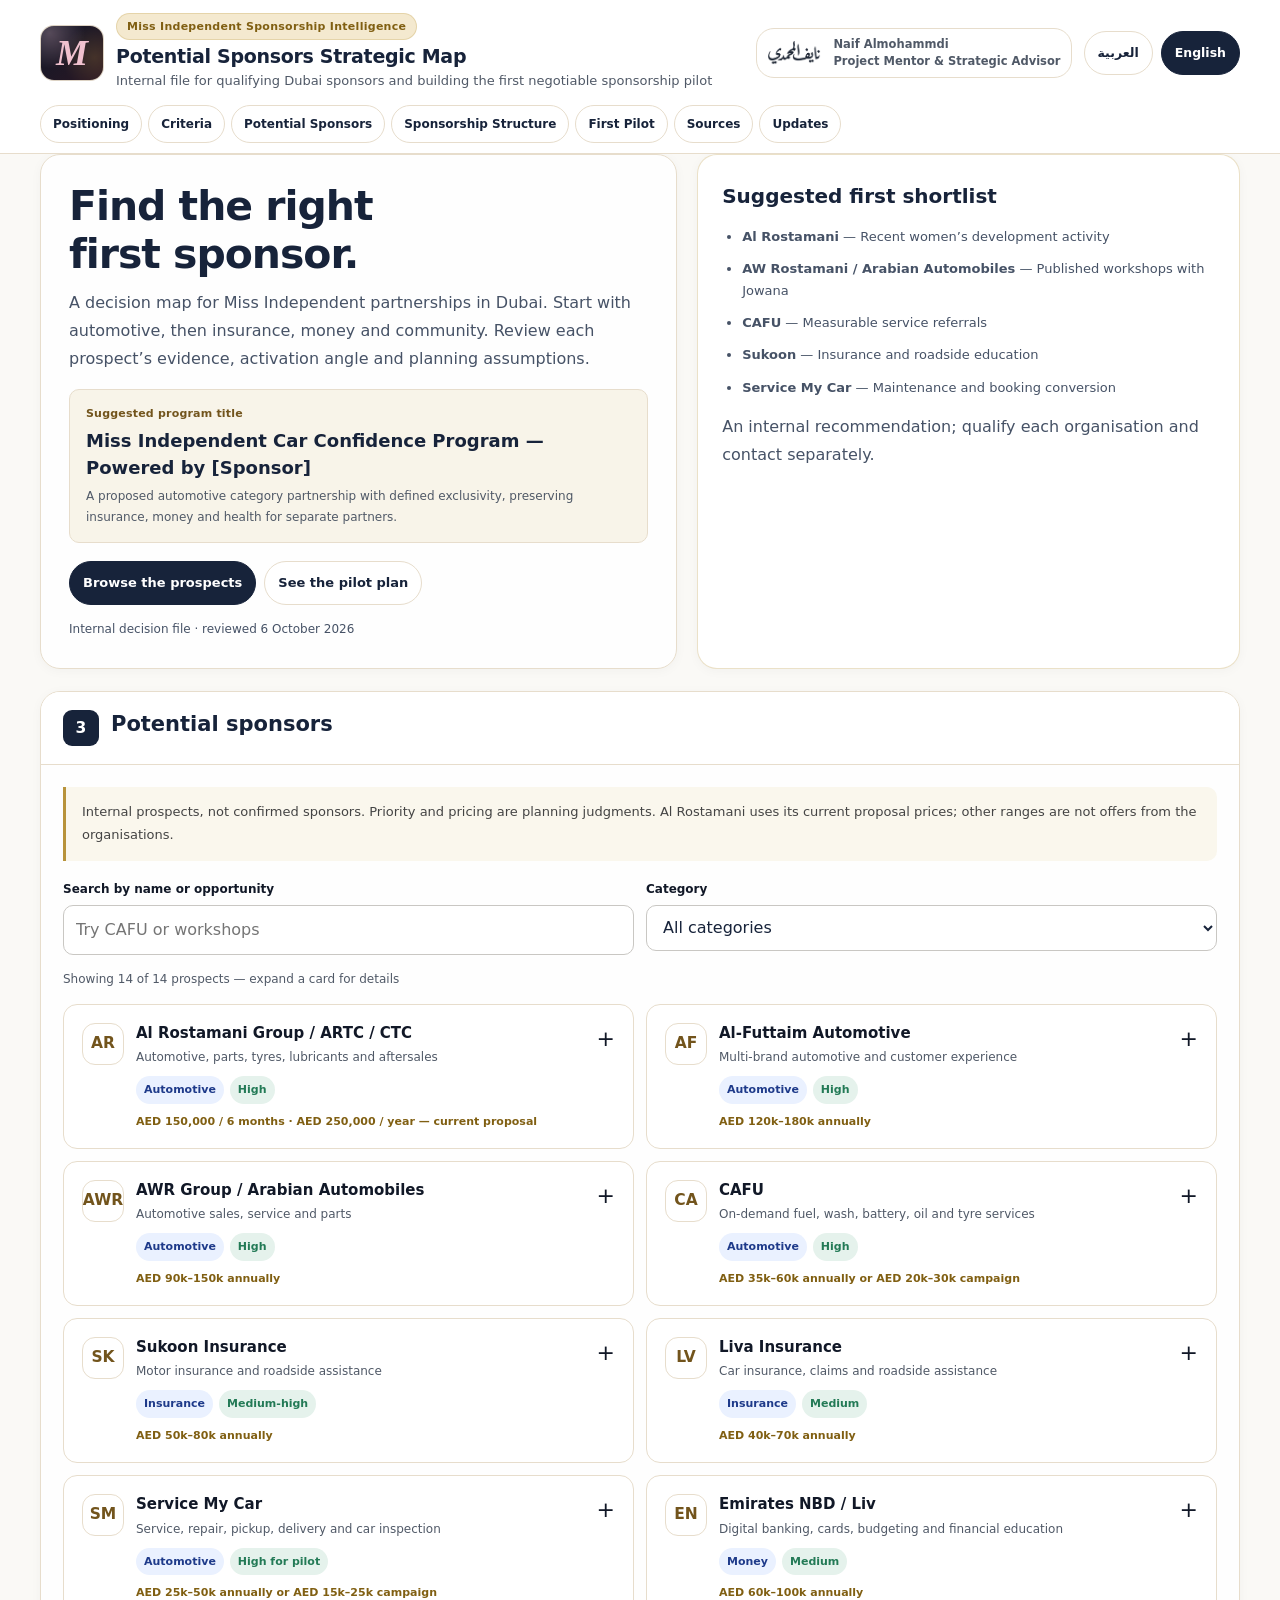
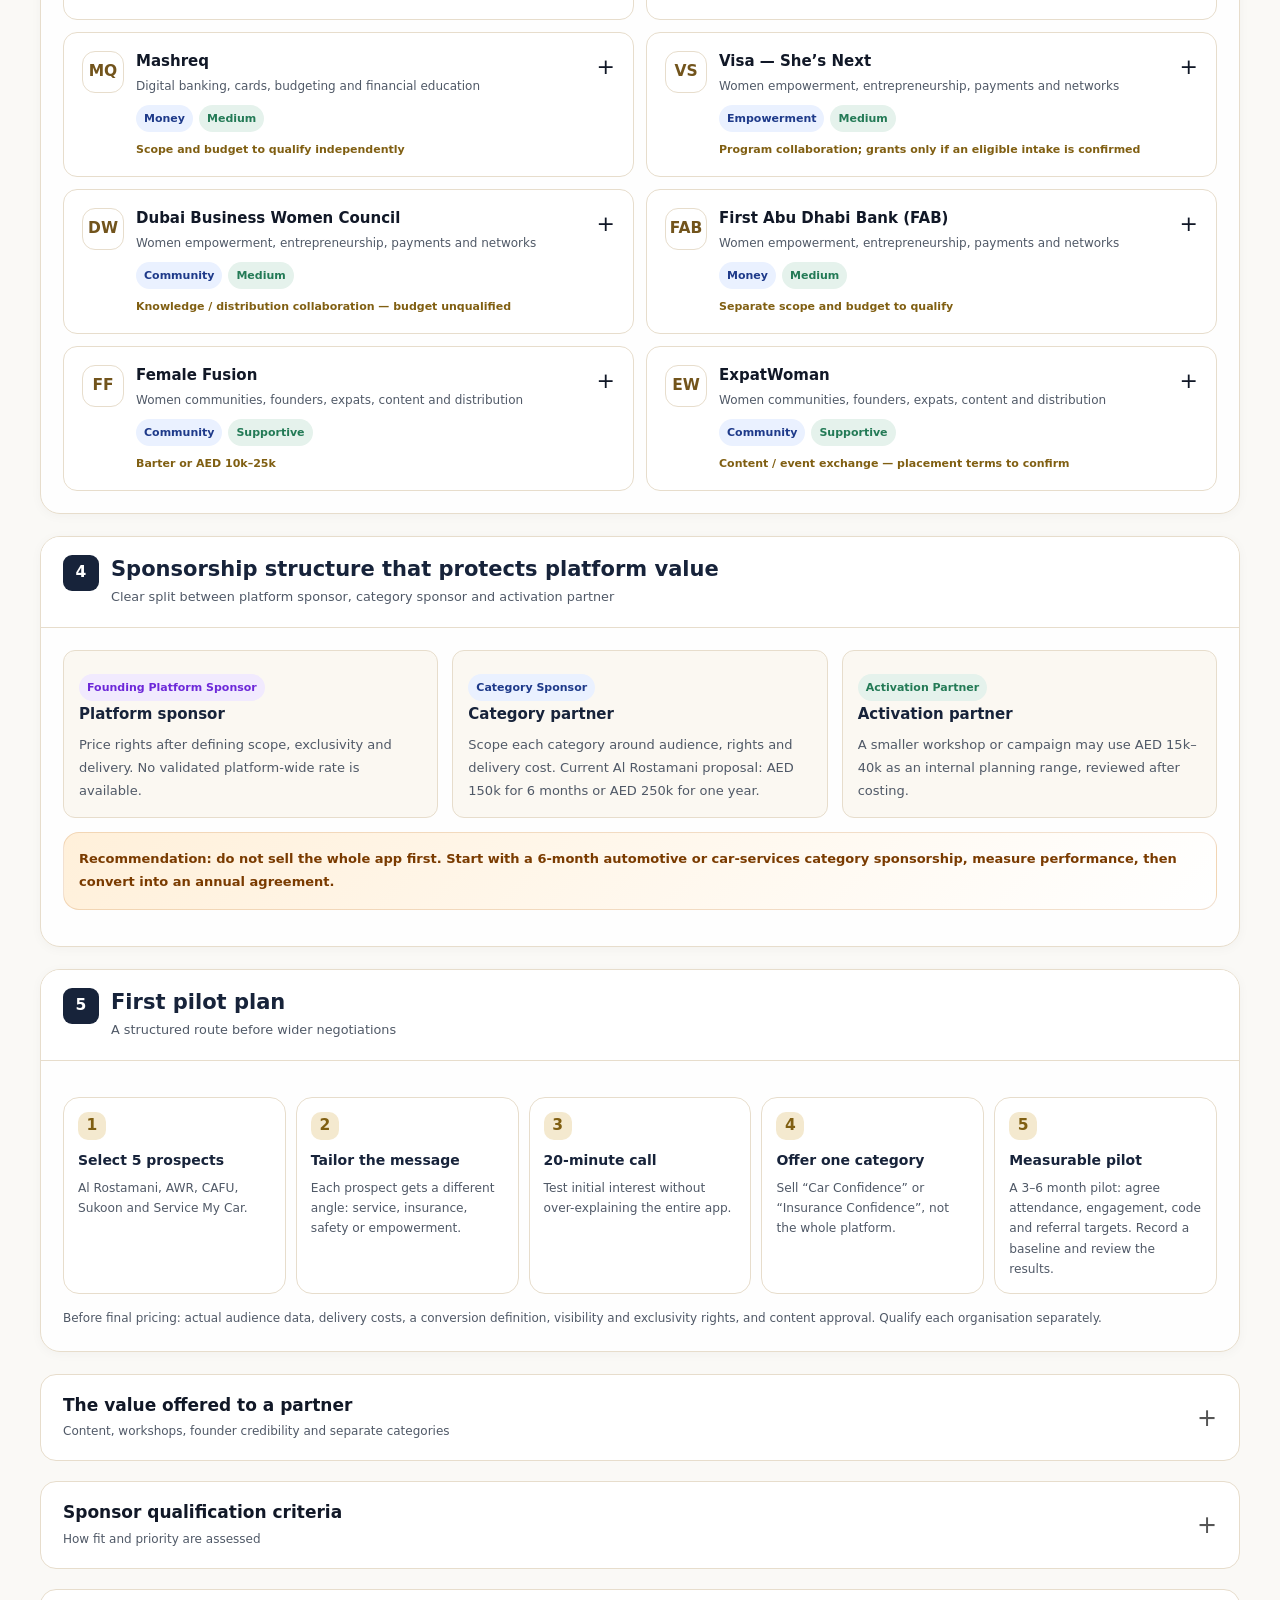
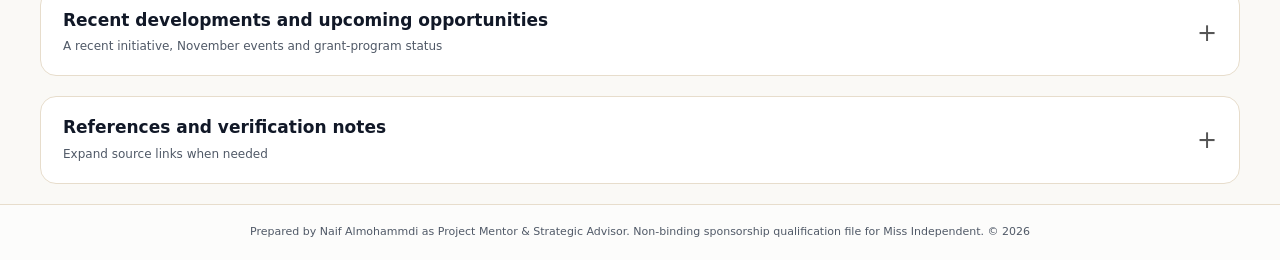
<file: index.html>
<!DOCTYPE html>

<html dir="ltr" lang="en">
<head>
<meta charset="utf-8"/>
<meta content="width=device-width, initial-scale=1.0" name="viewport"/>
<title>Miss Independent | Potential Sponsors Strategic Map</title>
<meta content="Bilingual internal sponsor qualification map for Miss Independent: criteria, potential Dubai sponsors, strategic fit and proposed ranges." name="description"/>
<link href="https://fonts.googleapis.com" rel="preconnect"/><link crossorigin="" href="https://fonts.gstatic.com" rel="preconnect"/><link href="https://fonts.googleapis.com/css2?family=IBM+Plex+Sans+Arabic:wght@400;600;700&amp;display=swap" rel="stylesheet"/>
<style>
:root{--bg:#F8F5EF;--bg2:#EFE7D9;--surface:#FFFFFF;--surface2:#FBF8F2;--ink:#111827;--navy:#17233A;--navy2:#24314C;--muted:#667085;--line:#E7DDCC;--gold:#B8933B;--gold2:#D9B765;--gold-soft:#F4E9CF;--green:#237A56;--green-soft:#E5F2EC;--red:#B42318;--red-soft:#FDE7E6;--orange:#B85C00;--orange-soft:#FFF0DA;--blue:#1D4ED8;--blue-soft:#EAF1FF;--purple:#6D28D9;--purple-soft:#F1EAFE;--shadow:0 18px 46px rgba(23,35,58,.10);--shadow2:0 7px 20px rgba(23,35,58,.08);--radius:22px;--font:'IBM Plex Sans Arabic',system-ui,-apple-system,BlinkMacSystemFont,sans-serif}
*{box-sizing:border-box;margin:0;padding:0}html{scroll-behavior:smooth;overflow-x:hidden}body{font-family:var(--font);background:radial-gradient(circle at top right,rgba(216,183,101,.28),transparent 340px),radial-gradient(circle at 12% 7%,rgba(29,78,216,.08),transparent 350px),linear-gradient(180deg,var(--bg),#fbfaf6 36%,var(--bg));color:var(--ink);line-height:1.75;font-size:15.5px;min-height:100vh;overflow-x:hidden;font-variant-numeric:lining-nums tabular-nums}a{color:inherit;text-decoration:none}a:hover{color:#805F12}.wrapper{width:100%;max-width:1240px;margin:0 auto;padding:0 20px}.topbar{position:sticky;top:0;z-index:1000;background:rgba(248,245,239,.94);backdrop-filter:blur(16px);border-bottom:1px solid rgba(184,147,59,.25)}.brand-row{display:flex;align-items:center;gap:14px;padding:12px 0;flex-wrap:wrap}.logo-box{width:126px;height:78px;border-radius:24px;background:linear-gradient(135deg,#111827,#2B1724);border:1px solid rgba(231,221,204,.95);display:flex;align-items:center;justify-content:center;box-shadow:var(--shadow2);flex-shrink:0;position:relative;overflow:hidden}.logo-box:after{content:'';position:absolute;inset:-40%;background:radial-gradient(circle at 30% 30%,rgba(255,203,220,.28),transparent 34%),radial-gradient(circle at 70% 55%,rgba(184,147,59,.22),transparent 34%)}.mi-mark{position:relative;z-index:2;color:#F1C1CF;font-size:48px;line-height:1;font-weight:700;font-family:Georgia,serif;font-style:italic}.brand-text{min-width:280px;flex:1}.kicker{display:inline-flex;gap:8px;align-items:center;font-size:12px;font-weight:700;color:#805F12;background:var(--gold-soft);border:1px solid rgba(184,147,59,.25);border-radius:100px;padding:3px 10px;margin-bottom:4px}.brand-title{font-size:22px;line-height:1.32;color:var(--navy);font-weight:700;letter-spacing:-.3px}.brand-sub{font-size:13px;color:var(--muted);margin-top:1px}.advisor-card{display:flex;align-items:center;gap:12px;background:#fff;border:1px solid var(--line);border-radius:18px;padding:10px 12px;box-shadow:var(--shadow2);min-width:270px}.advisor-logo{width:86px;height:46px;object-fit:contain;display:block}.advisor-card b{display:block;color:var(--navy);font-size:13px;line-height:1.25}.advisor-card span{display:block;color:var(--muted);font-size:11.5px;font-weight:700;line-height:1.45}.quick-actions{display:flex;gap:8px;flex-wrap:wrap;justify-content:flex-end}.btn{border:1px solid var(--line);background:#fff;color:var(--navy);border-radius:999px;padding:9px 13px;font-size:12.5px;font-weight:700;cursor:pointer;transition:.2s;display:inline-flex;align-items:center;gap:7px;white-space:nowrap}.btn:hover{transform:translateY(-1px);box-shadow:var(--shadow2);border-color:rgba(184,147,59,.45)}.btn.primary{background:linear-gradient(135deg,var(--gold),var(--gold2));color:#fff;border-color:rgba(184,147,59,.35)}.nav-chips{display:flex;gap:8px;overflow:auto;padding:0 0 14px;scrollbar-width:none}.nav-chips::-webkit-scrollbar{display:none}.nav-chip{border:1px solid var(--line);background:#fff;color:var(--navy);border-radius:999px;padding:7px 13px;font-size:12px;font-weight:700;white-space:nowrap;transition:.2s}.nav-chip:hover{background:var(--navy);color:#fff;border-color:var(--navy)}main{padding:28px 0 70px}.hero{display:grid;grid-template-columns:1.08fr .92fr;gap:18px;align-items:stretch;margin-bottom:22px}.panel,.method-card,.section{background:rgba(255,255,255,.90);border:1px solid var(--line);border-radius:var(--radius);box-shadow:var(--shadow);position:relative;overflow:hidden}.panel{padding:26px}.panel::before,.section::before{content:'';position:absolute;top:-76px;left:-76px;width:190px;height:190px;background:radial-gradient(circle,rgba(216,183,101,.22),transparent 70%);pointer-events:none}.hero h1{font-size:34px;line-height:1.24;color:var(--navy);font-weight:700;letter-spacing:-.5px;margin-bottom:10px}.hero p{color:#465266;font-size:16px;max-width:840px}.hero-list{display:grid;grid-template-columns:1fr 1fr;gap:10px;margin-top:18px}.hero-item{background:var(--surface2);border:1px solid var(--line);border-radius:15px;padding:13px;font-weight:700;color:var(--navy);font-size:13px}.method-card{background:linear-gradient(135deg,#fff,var(--gold-soft));border:1px solid rgba(184,147,59,.28);padding:22px;height:100%}.method-card h2{font-size:20px;color:var(--navy);margin-bottom:12px}.method-card ul{list-style:none;display:grid;gap:10px}.method-card li{display:flex;gap:9px;align-items:flex-start;color:#465266;font-size:13.5px}.method-card li::before{content:'✓';width:21px;height:21px;border-radius:50%;background:#fff;color:var(--green);font-weight:700;display:inline-flex;align-items:center;justify-content:center;flex-shrink:0;border:1px solid rgba(35,122,86,.16)}.signature-prop{margin-top:18px;background:linear-gradient(135deg,#17233A,#24314C);color:#fff;border-radius:24px;padding:24px;border:1px solid rgba(217,183,101,.35);box-shadow:0 22px 50px rgba(23,35,58,.18);position:relative;overflow:hidden}.signature-prop::after{content:'M';position:absolute;left:22px;bottom:-38px;font-family:Georgia,serif;font-style:italic;font-size:140px;color:rgba(255,255,255,.06);font-weight:700}.signature-prop .label{font-size:12px;color:#D9B765;font-weight:700;margin-bottom:8px;letter-spacing:.2px}.signature-prop .headline{font-size:27px;line-height:1.35;font-weight:700;position:relative;z-index:1}.signature-prop .hint{font-size:13px;color:#D6DCE8;margin-top:8px;position:relative;z-index:1}.section{margin:22px 0;scroll-margin-top:170px}.section-head{padding:20px 22px;border-bottom:1px solid var(--line);display:flex;gap:14px;justify-content:space-between;align-items:flex-start;background:linear-gradient(180deg,#fff,var(--surface2))}.section-title{display:flex;gap:12px;align-items:flex-start}.sec-num{width:36px;height:36px;border-radius:12px;background:var(--navy);color:#fff;font-weight:700;display:flex;align-items:center;justify-content:center;flex-shrink:0;box-shadow:0 6px 12px rgba(23,35,58,.14)}.section h2{font-size:22px;color:var(--navy);line-height:1.35}.section-desc{font-size:12.8px;color:var(--muted);margin-top:3px}.section-body{padding:22px;position:relative;z-index:1}.grid-2{display:grid;grid-template-columns:1fr 1fr;gap:16px}.grid-3{display:grid;grid-template-columns:repeat(3,1fr);gap:14px}.grid-4{display:grid;grid-template-columns:repeat(4,1fr);gap:12px}.mini-card{background:var(--surface2);border:1px solid var(--line);border-radius:16px;padding:15px}.mini-card h3{font-size:15px;color:var(--navy);margin-bottom:7px}.mini-card p{font-size:12.7px;color:var(--muted)}.metric{font-size:29px;color:var(--navy);font-weight:700;line-height:1.15}.callout{background:linear-gradient(135deg,var(--blue-soft),#fff);border:1px solid rgba(29,78,216,.16);border-radius:16px;padding:15px;color:#1e3a8a;font-weight:700;font-size:13.5px;margin:14px 0}.warning{background:linear-gradient(135deg,var(--orange-soft),#fff);border-color:rgba(184,92,0,.18);color:#7A3B00}.good{background:linear-gradient(135deg,var(--green-soft),#fff);border-color:rgba(35,122,86,.18);color:#145c3e}.table-wrap{overflow:auto;border:1px solid var(--line);border-radius:16px;background:#fff}table{width:100%;border-collapse:separate;border-spacing:0;min-width:1180px}th{background:#F4EDDF;color:#5B461B;font-size:12.5px;text-align:right;padding:12px;border-bottom:1px solid var(--line);position:sticky;top:0;z-index:2}td{padding:12px;border-bottom:1px solid #F0E7D8;vertical-align:top;font-size:12.8px;color:var(--navy)}tr:last-child td{border-bottom:none}td:first-child{min-width:260px}.small-muted{font-size:11.5px;color:var(--muted);font-weight:700;margin-top:5px;line-height:1.55}.badge{display:inline-flex;align-items:center;justify-content:center;border-radius:999px;font-weight:700;font-size:11px;padding:4px 8px;white-space:nowrap;margin-top:8px}.low{background:var(--green-soft);color:var(--green)}.medium{background:var(--orange-soft);color:var(--orange)}.high{background:var(--red-soft);color:var(--red)}.blue{background:var(--blue-soft);color:#1e3a8a}.purple{background:var(--purple-soft);color:var(--purple)}.flow{display:grid;grid-template-columns:repeat(5,1fr);gap:10px;margin-top:14px}.flow-step{background:#fff;border:1px solid var(--line);border-radius:16px;padding:14px;min-height:132px;position:relative}.flow-step:not(:last-child)::after{content:'←';position:absolute;left:-17px;top:42%;color:var(--gold);font-weight:700;font-size:22px}.flow-no{width:28px;height:28px;border-radius:10px;background:var(--gold-soft);color:#805F12;display:flex;align-items:center;justify-content:center;font-weight:700;margin-bottom:8px}.flow-step h3{font-size:14px;color:var(--navy);margin-bottom:6px}.flow-step p{font-size:12.2px;color:var(--muted);line-height:1.65}.en{direction:ltr;text-align:left}.en th,.en td{text-align:left}.source-list{display:grid;grid-template-columns:1fr 1fr;gap:9px}.source-item{background:#fff;border:1px solid var(--line);border-radius:14px;padding:12px;font-size:12.5px;color:var(--muted);word-break:break-word}.source-item b{color:var(--navy)}.source-item a{color:#1e3a8a;font-weight:700;text-decoration:underline;text-underline-offset:3px}.footer{border-top:1px solid var(--line);padding:22px 0;color:var(--muted);font-size:11px;text-align:center;background:rgba(255,255,255,.55)}.toast{position:fixed;bottom:20px;left:20px;background:var(--navy);color:#fff;border-radius:14px;padding:12px 14px;box-shadow:var(--shadow);z-index:2000;font-size:12px;font-weight:700;opacity:0;transform:translateY(12px);pointer-events:none;transition:.25s}.toast.show{opacity:1;transform:translateY(0)}.lang-panel[hidden]{display:none}.sponsor-logo{width:42px;height:42px;border-radius:13px;background:#fff;border:1px solid var(--line);display:inline-flex;align-items:center;justify-content:center;font-weight:700;color:var(--gold);box-shadow:var(--shadow2);margin-inline-end:8px;vertical-align:middle}.price-pill{display:inline-flex;border:1px solid rgba(184,147,59,.35);background:var(--gold-soft);color:#805F12;border-radius:999px;padding:5px 10px;font-size:11px;font-weight:700;line-height:1.4}.matrix-note{font-size:12px;color:var(--muted);margin-top:10px}.criteria-strip{display:grid;grid-template-columns:repeat(6,1fr);gap:10px}.criteria{background:#fff;border:1px solid var(--line);border-radius:16px;padding:12px;min-height:112px}.criteria b{display:block;color:var(--navy);font-size:13px;margin-bottom:5px}.criteria span{font-size:12px;color:var(--muted)}@media(max-width:1080px){.hero,.grid-2{grid-template-columns:1fr}.grid-3,.grid-4,.criteria-strip{grid-template-columns:1fr 1fr}.flow{grid-template-columns:1fr 1fr}.flow-step::after{display:none}.quick-actions{width:100%;justify-content:flex-start;margin-top:6px}.source-list{grid-template-columns:1fr}}@media(max-width:640px){body{font-size:14.5px}.wrapper{padding:0 12px}.logo-box{width:104px;height:64px;border-radius:20px}.mi-mark{font-size:40px}.brand-title{font-size:17px}.brand-sub{font-size:12px}.advisor-card{width:100%}.grid-3,.grid-4,.hero-list,.flow,.criteria-strip{grid-template-columns:1fr}.hero h1{font-size:27px}.panel,.method-card,.section-body{padding:16px}.section-head{padding:16px}.signature-prop .headline{font-size:21px}}
</style>
<link href="enhancements.css" rel="stylesheet"/><meta content="light" name="color-scheme"/><meta content="2026-10-06" name="last-reviewed"/></head>
<body class="sponsor-page"><a class="skip-link" data-href-ar="#sponsors" data-href-en="#en-sponsors" href="#en-sponsors"><span data-i18n="en" lang="en">Skip to content</span><span data-i18n="ar" hidden="" lang="ar-SA">انتقلي إلى المحتوى</span></a>
<div class="topbar"><div class="wrapper"><div class="brand-row"><div class="logo-box"><div class="mi-mark">M</div></div><div class="brand-text"><div class="kicker">Miss Independent Sponsorship Intelligence</div><div class="brand-title"><span data-i18n="ar" hidden="" lang="ar-SA">خريطة الرعاة المحتملين</span><span data-i18n="en" lang="en">Potential Sponsors Strategic Map</span></div><div class="brand-sub"><span data-i18n="ar" hidden="" lang="ar-SA">مستند داخلي لتأهيل الجهات الراعية في دبي وبناء أول بايلوت رعاية قابل للتفاوض</span><span data-i18n="en" lang="en">Internal file for qualifying Dubai sponsors and building the first negotiable sponsorship pilot</span></div></div><div class="advisor-card"><img alt="Naif Almohammdi logo" class="advisor-logo" decoding="async" height="213" src="assets/logo-3450a2649e57.webp" width="459"/><div><b><span data-i18n="ar" hidden="" lang="ar-SA">نايف المحمدي</span><span data-i18n="en" lang="en">Naif Almohammdi</span></b><span><span data-i18n="ar" hidden="" lang="ar-SA">مرشد وموجه للمشروع</span><span data-i18n="en" lang="en">Project Mentor &amp; Strategic Advisor</span></span></div></div><div class="quick-actions"><button aria-pressed="false" class="btn" data-lang-btn="ar" lang="ar-SA" onclick="showLang('ar')">العربية</button><button aria-pressed="true" class="btn primary" data-lang-btn="en" lang="en" onclick="showLang('en')">English</button></div></div><div class="nav-chips"><a class="nav-chip" data-nav-base="positioning" href="#en-positioning"><span data-i18n="ar" hidden="" lang="ar-SA">التموضع</span><span data-i18n="en" lang="en">Positioning</span></a><a class="nav-chip" data-nav-base="criteria" href="#en-criteria"><span data-i18n="ar" hidden="" lang="ar-SA">المعايير</span><span data-i18n="en" lang="en">Criteria</span></a><a class="nav-chip" data-nav-base="sponsors" href="#en-sponsors"><span data-i18n="ar" hidden="" lang="ar-SA">الرعاة المحتملون</span><span data-i18n="en" lang="en">Potential Sponsors</span></a><a class="nav-chip" data-nav-base="packages" href="#en-packages"><span data-i18n="ar" hidden="" lang="ar-SA">هيكل الرعاية</span><span data-i18n="en" lang="en">Sponsorship Structure</span></a><a class="nav-chip" data-nav-base="next" href="#en-next"><span data-i18n="ar" hidden="" lang="ar-SA">التجربة الأولى</span><span data-i18n="en" lang="en">First Pilot</span></a><a class="nav-chip" data-nav-base="sources" href="#en-sources"><span data-i18n="ar" hidden="" lang="ar-SA">المصادر</span><span data-i18n="en" lang="en">Sources</span></a><a class="nav-chip" data-nav-base="updates" href="#en-updates"><span data-i18n="ar" hidden="" lang="ar-SA">المستجدات</span><span data-i18n="en" lang="en">Updates</span></a></div></div></div>
<main class="wrapper">
<section class="lang-panel" data-lang="ar" dir="rtl" hidden="" lang="ar-SA">
<div class="hero"><div class="panel"><h1>اختاري الشريك الأنسب للتجربة الأولى.</h1><p>خريطة قرار مختصرة لشركاء Miss Independent في دبي. نبدأ بالسيارات، ثم التأمين والمال والمجتمع، مع فصل أدلة الملاءمة عن مقترحات التفعيل والتسعير.</p><div class="signature-prop"><div class="label">صيغة برنامج مقترحة</div><div class="headline">Miss Independent Car Confidence Program — Powered by [Sponsor]</div><div class="hint">رعاية فئة السيارات مع تحديد الحصرية، وحفظ استقلال فئات التأمين والمال والصحة. العنوان هنا صيغة مقترحة للتموضع.</div></div><div class="hero-actions"><a class="btn primary" href="#sponsors">تصفّحي الجهات</a><a class="btn" href="#next">خطة التجربة</a></div><p class="review-note">ملف قرار داخلي · مراجعة 6 أكتوبر 2026</p></div><div class="method-card"><h2>قائمة البداية المقترحة</h2><ul><li><b>Al Rostamani</b> — مبادرة حديثة لتطوير المرأة</li><li><b>AW Rostamani / Arabian Automobiles</b> — ورش سابقة مع جوانا</li><li><b>CAFU</b> — خدمات وأكواد قابلة للقياس</li><li><b>Sukoon</b> — تبسيط التأمين ومساعدة الطريق</li><li><b>Service My Car</b> — حجوزات وتجربة صيانة</li></ul><p class="status-note">الترتيب اجتهاد داخلي؛ تواصل منفصل وتأهيل مستقل لكل جهة.</p></div></div><section class="section" id="sponsors"><div class="section-head"><div class="section-title"><div class="sec-num">3</div><div><h2>الرعاة المحتملون</h2></div></div></div><div class="section-body"><p class="decision-note">ترشيحات داخلية وليست رعايات مؤكدة. الأولوية والتسعير اجتهادات تخطيطية. أسعار الرستماني تطابق عرضه الحالي؛ بقية النطاقات ليست عروضًا من الجهات.</p><form class="sponsor-tools" role="search"><label class="field"><span>ابحثي باسم الجهة أو الفرصة</span><input aria-label="ابحثي باسم الجهة أو الفرصة" placeholder="مثل CAFU أو ورش" type="search"/></label><label class="field"><span>الفئة</span><select aria-label="الفئة"><option value="all">كل الفئات</option><option value="automotive">السيارات</option><option value="insurance">التأمين</option><option value="money">المال</option><option value="empowerment">التمكين</option><option value="community">المجتمع</option></select></label></form><p aria-live="polite" class="results-status" role="status">14 جهة — افتحي البطاقة لقراءة التفاصيل</p><div class="sponsor-grid"><details class="sponsor-card" data-category="automotive"><summary><span aria-hidden="true" class="sponsor-logo">AR</span><span><span class="prospect-name">Al Rostamani Group / ARTC / CTC</span><span class="prospect-sector">سيارات، قطع، زيوت، إطارات وخدمات ما بعد البيع</span><span class="prospect-meta"><span class="badge blue">السيارات</span><span class="badge low">عالي</span></span><span class="price-pill" dir="auto">150,000 AED / 6 أشهر · 250,000 AED / سنة — أسعار العرض الحالي</span></span></summary><div class="prospect-detail"><h3>دليل الملاءمة</h3><p>ملاءمة منشورة: ARTC توزع Suzuki وCitroën، وCTC توفر قطع الغيار وشبكة الخدمة. مبادرة تطوير المرأة المنشورة في 21 سبتمبر 2026 توفر مدخلًا لورش الموظفات والتوعية المجتمعية. المجموعة مختلفة عن AW Rostamani.</p><h3>مصلحة الجهة</h3><p>زيادة الثقة بالعلامات، رفع زيارات الصالات ومراكز الخدمة، إبراز الاستدامة والمسؤولية المجتمعية بصورة عملية، والوصول إلى شريحة نسائية تقرر أو تؤثر في شراء وصيانة السيارة.</p><h3>صيغة التفعيل المقترحة</h3><p>شراكة ثقة في السيارة وفق عرض الرستماني الحالي، مع ظهور تعليمي وورش ونطاق تنفيذ متفق عليه. أي ظهور في المتاجر يخضع لإمكانات التطبيق وسياسات المتجر.</p><a href="https://alrostamanigroup.ae/" rel="noopener noreferrer" target="_blank">موقع الجهة</a> <a href="https://alrostamanigroup.ae/en/" rel="noopener noreferrer" target="_blank">دليل منشور</a></div></details><details class="sponsor-card" data-category="automotive"><summary><span aria-hidden="true" class="sponsor-logo">AF</span><span><span class="prospect-name">Al-Futtaim Automotive</span><span class="prospect-sector">مجموعة سيارات متعددة العلامات وتجربة عملاء واسعة</span><span class="prospect-meta"><span class="badge blue">السيارات</span><span class="badge low">عالي</span></span><span class="price-pill" dir="auto">120k–180k درهم سنويًا</span></span></summary><div class="prospect-detail"><h3>دليل الملاءمة</h3><p>ملاءمة في التعليم والسلامة والتنقل. تغطية Summer Without Accidents المذكورة في المراجع قديمة، وآخر تحديث ظاهر لها في 15 سبتمبر 2018؛ ليست حملة رعاية جارية مثبتة.</p><h3>مصلحة الجهة</h3><p>ربط العلامات بمفاهيم السلامة والثقة والقيادة المسؤولة، دعم أهداف الاستدامة والتنقل، وتحويل المحتوى التعليمي إلى زيارات وتجارب قيادة وخدمات ما بعد البيع.</p><h3>صيغة التفعيل المقترحة</h3><p>اقتراح: محتوى سلامة وورش في مراكز الخدمة، مع اختيار العلامة والفريق المختص بعد التحقق من المحفظة الحالية.</p><a href="https://www.alfuttaim.com/" rel="noopener noreferrer" target="_blank">موقع الجهة</a> </div></details><details class="sponsor-card" data-category="automotive"><summary><span aria-hidden="true" class="sponsor-logo">AWR</span><span><span class="prospect-name">AWR Group / Arabian Automobiles</span><span class="prospect-sector">سيارات، خدمات وقطع عبر Nissan / INFINITI / Renault وغيرها</span><span class="prospect-meta"><span class="badge blue">السيارات</span><span class="badge low">عالي</span></span><span class="price-pill" dir="auto">90k–150k درهم سنويًا</span></span></summary><div class="prospect-detail"><h3>دليل الملاءمة</h3><p>نشرت Arabian Automobiles ورشة ثانية للنساء بالشراكة مع Girls Mechanic Team، وذكرت جوانا برغان. هذه سابقة عملية للتواصل الدافئ مع AW Rostamani، ولا تثبت رعاية التطبيق أو علاقة بمجموعة الرستماني الأخرى.</p><h3>مصلحة الجهة</h3><p>تحويل مبادرات المرأة من فعالية داخلية أو موسمية إلى منصة مستمرة، دعم الثقة بالعلامة، وزيادة ارتباط الجمهور النسائي بمراكز الخدمة والقيادة الآمنة.</p><h3>صيغة التفعيل المقترحة</h3><p>راعي ورش وتجربة: برنامج صيانة عملي للنساء، محتوى فيديو قصير، تفعيل في مراكز الخدمة، عروض فحص، وامتداد طبيعي لقصة جوانا مع ورش السيارات.</p><a href="https://www.awrgroup.com/automotive" rel="noopener noreferrer" target="_blank">موقع الجهة</a> <a href="https://www.linkedin.com/posts/arabian-automobiles_arabianautomobiles-weareawr-nissandxb-activity-7331220528831074305-VpZC" rel="noopener noreferrer" target="_blank">دليل منشور</a></div></details><details class="sponsor-card" data-category="automotive"><summary><span aria-hidden="true" class="sponsor-logo">CA</span><span><span class="prospect-name">CAFU</span><span class="prospect-sector">خدمات سيارة متنقلة: وقود، غسيل، بطارية، زيت، إطارات</span><span class="prospect-meta"><span class="badge blue">السيارات</span><span class="badge low">عالي</span></span><span class="price-pill" dir="auto">35k–60k درهم سنويًا أو حملة 20k–30k</span></span></summary><div class="prospect-detail"><h3>دليل الملاءمة</h3><p>خدمات متنقلة وصفحة شراكات منشورة تدعمان اختبار الإحالات والأكواد. سرعة التحويل فرضية تحتاج اختبارًا؛ والشراكات السابقة ليست تعهدًا برعاية التطبيق.</p><h3>مصلحة الجهة</h3><p>اكتساب مستخدمات جديدات، زيادة الطلبات عبر الأكواد، تثبيت صورة “الخدمة التي تنقذك وقت الحاجة”، وربط الراحة اليومية بالسلامة.</p><h3>صيغة التفعيل المقترحة</h3><p>اقتراح: أكواد قابلة للتتبع ومحتوى تعليمي، مع تحديد خدمة الورش وتواترها بعد موافقة الشريك.</p><a href="https://www.cafu.com/" rel="noopener noreferrer" target="_blank">موقع الجهة</a> </div></details><details class="sponsor-card" data-category="insurance"><summary><span aria-hidden="true" class="sponsor-logo">SK</span><span><span class="prospect-name">Sukoon Insurance</span><span class="prospect-sector">تأمين مركبات ومساعدة طريق</span><span class="prospect-meta"><span class="badge blue">التأمين</span><span class="badge low">متوسط عالي</span></span><span class="price-pill" dir="auto">50k–80k درهم سنويًا</span></span></summary><div class="prospect-detail"><h3>دليل الملاءمة</h3><p>برنامج مساعدة طريق منشور على مدار الساعة. الخدمة والتغطية والحدود تختلف بحسب الخطة؛ سجل حملات السلامة السابق دليل ملاءمة وليس التزامًا جديدًا.</p><h3>مصلحة الجهة</h3><p>تبسيط التأمين للجمهور، رفع الثقة في وقت المطالبات، بيع وثائق ومساعدة طريق، وتقديم التأمين كقرار حماية لا كمنتج معقد.</p><h3>صيغة التفعيل المقترحة</h3><p>راعي التأمين: سلسلة “افهمي وثيقتك”، دليل مطالبات مبسط، CTA للحصول على عرض تأمين، وظهور في محتوى السلامة والطوارئ.</p><a href="https://www.sukoon.com/" rel="noopener noreferrer" target="_blank">موقع الجهة</a> <a href="https://www.sukoon.com/car-insurance/assistance-programme" rel="noopener noreferrer" target="_blank">دليل منشور</a></div></details><details class="sponsor-card" data-category="insurance"><summary><span aria-hidden="true" class="sponsor-logo">LV</span><span><span class="prospect-name">Liva Insurance</span><span class="prospect-sector">تأمين سيارة، مطالبات ومساعدة طريق</span><span class="prospect-meta"><span class="badge blue">التأمين</span><span class="badge low">متوسط</span></span><span class="price-pill" dir="auto">40k–70k درهم سنويًا</span></span></summary><div class="prospect-detail"><h3>دليل الملاءمة</h3><p>تعاون Liva وSalik للتجديد الرقمي منشور في 5 ديسمبر 2025. يوفر سابقة لتصميم رحلة إحالة تعليمية بموافقة المستخدمات، ولا يثبت ميزانية رعاية متاحة.</p><h3>مصلحة الجهة</h3><p>تسهيل شراء وتجديد التأمين، دعم القنوات الرقمية، وتقليل رهبة المطالبات والتغطيات لدى السائقات الجدد والمقيمات.</p><h3>صيغة التفعيل المقترحة</h3><p>شريك تأمين: محتوى تبسيط المطالبات، عروض تجديد، ربط مع أسئلة المجتمع، وظهور داخل قسم المال/السيارة حسب الحملة.</p><a href="https://www.livainsurance.ae/" rel="noopener noreferrer" target="_blank">موقع الجهة</a> <a href="https://www.livainsurance.ae/news/within-one-year-strategic-collaboration-liva-salik-empowers-13-million-drivers-through" rel="noopener noreferrer" target="_blank">دليل منشور</a></div></details><details class="sponsor-card" data-category="automotive"><summary><span aria-hidden="true" class="sponsor-logo">SM</span><span><span class="prospect-name">Service My Car</span><span class="prospect-sector">صيانة، إصلاح، استلام وتسليم، فحص سيارة</span><span class="prospect-meta"><span class="badge blue">السيارات</span><span class="badge low">عالي للتجربة</span></span><span class="price-pill" dir="auto">25k–50k درهم سنويًا أو حملة 15k–25k</span></span></summary><div class="prospect-detail"><h3>دليل الملاءمة</h3><p>خدمات صيانة وفحص واستلام وتسليم منشورة. ملاءمة تجارية قابلة للاختبار بالحجوزات؛ استعداد الرعاية النسائية يحتاج تحققًا مباشرًا.</p><h3>مصلحة الجهة</h3><p>حجوزات فعلية، بناء ثقة، محتوى يشرح الصيانة، وتحويل المستخدم من قلق إلى طلب خدمة.</p><h3>صيغة التفعيل المقترحة</h3><p>راعي الصيانة: فحص أولي للمستخدمات، محتوى “اسألي قبل الإصلاح”، عروض خدمة، ونموذج تحويل مباشر من التطبيق إلى الحجز.</p><a href="https://servicemycar.com/uae" rel="noopener noreferrer" target="_blank">موقع الجهة</a> </div></details><details class="sponsor-card" data-category="money"><summary><span aria-hidden="true" class="sponsor-logo">EN</span><span><span class="prospect-name">Emirates NBD / Liv</span><span class="prospect-sector">بنوك رقمية، بطاقات، ميزانية وتثقيف مالي</span><span class="prospect-meta"><span class="badge blue">المال</span><span class="badge low">متوسط</span></span><span class="price-pill" dir="auto">60k–100k درهم سنويًا</span></span></summary><div class="prospect-detail"><h3>دليل الملاءمة</h3><p>ورشة تثقيف مالي منشورة في 2024 شاركت فيها أكثر من 200 امرأة. يُحدد فريق Emirates NBD أو Liv الأنسب قبل التواصل.</p><h3>مصلحة الجهة</h3><p>تعزيز التثقيف المالي، اكتساب عملاء جدد، ربط الحسابات والبطاقات بالثقة اليومية، وخدمة شريحة النساء المستقلات والمقيمات.</p><h3>صيغة التفعيل المقترحة</h3><p>راعي المال: أدوات ميزانية مبسطة، محتوى “أول ميزانية”، ورش مالية قصيرة، CTA لمنتج بنكي مناسب، دون خلطه مع فئة السيارات.</p><a href="https://www.emiratesnbd.com/en/corporate-social-responsibility/financial-literacy" rel="noopener noreferrer" target="_blank">موقع الجهة</a> <a href="https://www.emiratesnbd.com/en/about-emirates-nbd/community-engagement/financial-inclusion" rel="noopener noreferrer" target="_blank">دليل منشور</a></div></details><details class="sponsor-card" data-category="money"><summary><span aria-hidden="true" class="sponsor-logo">MQ</span><span><span class="prospect-name">Mashreq</span><span class="prospect-sector">بنوك رقمية، بطاقات، ميزانية وتثقيف مالي</span><span class="prospect-meta"><span class="badge blue">المال</span><span class="badge low">متوسط</span></span><span class="price-pill" dir="auto">نطاق مستقل بعد التحقق من الاهتمام</span></span></summary><div class="prospect-detail"><h3>دليل الملاءمة</h3><p>لدى Mashreq مواد تعليم وتوعية مالية منشورة؛ يُقيّم كجهة مستقلة عن Emirates NBD، مع التحقق من اهتمامه وميزانيته مباشرة.</p><h3>مصلحة الجهة</h3><p>تعزيز التثقيف المالي، اكتساب عملاء جدد، ربط الحسابات والبطاقات بالثقة اليومية، وخدمة شريحة النساء المستقلات والمقيمات.</p><h3>صيغة التفعيل المقترحة</h3><p>راعي المال: أدوات ميزانية مبسطة، محتوى “أول ميزانية”، ورش مالية قصيرة، CTA لمنتج بنكي مناسب، دون خلطه مع فئة السيارات.</p><a href="https://www.mashreq.com/en/uae/customer-care/consumer-education-awareness/" rel="noopener noreferrer" target="_blank">موقع الجهة</a> </div></details><details class="sponsor-card" data-category="empowerment"><summary><span aria-hidden="true" class="sponsor-logo">VS</span><span><span class="prospect-name">Visa — She’s Next</span><span class="prospect-sector">تمكين، ريادة أعمال، مدفوعات وشبكات نسائية</span><span class="prospect-meta"><span class="badge blue">التمكين</span><span class="badge low">متوسط</span></span><span class="price-pill" dir="auto">تعاون/منح فقط عند إعلان دورة وأهلية ساريتين</span></span></summary><div class="prospect-detail"><h3>دليل الملاءمة</h3><p>البرنامج الإماراتي المرتبط انتهى في 2023؛ برامج الدول الأخرى لا تثبت فتح باب إماراتي في 2026. يمكن استكشاف تعاون تمكين ومدفوعات.</p><h3>مصلحة الجهة</h3><p>إبراز أثر ملموس على النساء، دعم ريادة الأعمال، وتوسيع شبكة المدفوعات الرقمية لدى فئة نسائية نشطة.</p><h3>صيغة التفعيل المقترحة</h3><p>شريك تمكين: فعالية مشتركة، محتوى ريادة ومال، فرص توجيه، وربط Miss Independent بمنظومة نسائية موثوقة في دبي.</p><a href="https://www.visa.com/en-ae/business/programs/shes-next" rel="noopener noreferrer" target="_blank">موقع الجهة</a> <a href="https://www.visa.com/en-ae/business/programs/shes-next" rel="noopener noreferrer" target="_blank">دليل منشور</a></div></details><details class="sponsor-card" data-category="community"><summary><span aria-hidden="true" class="sponsor-logo">DW</span><span><span class="prospect-name">Dubai Business Women Council</span><span class="prospect-sector">تمكين، ريادة أعمال، مدفوعات وشبكات نسائية</span><span class="prospect-meta"><span class="badge blue">المجتمع</span><span class="badge low">متوسط</span></span><span class="price-pill" dir="auto">تعاون معرفي/توزيع — الميزانية تحتاج تأهيلًا</span></span></summary><div class="prospect-detail"><h3>دليل الملاءمة</h3><p>شبكة نسائية مهنية في دبي؛ تُعامل كشريك معرفة وتوزيع محتمل، لا كجهة تمويل نقدي مؤكدة.</p><h3>مصلحة الجهة</h3><p>إبراز أثر ملموس على النساء، دعم ريادة الأعمال، وتوسيع شبكة المدفوعات الرقمية لدى فئة نسائية نشطة.</p><h3>صيغة التفعيل المقترحة</h3><p>اقتراح: ورشة ومحتوى توعية وإحالات للشبكة، بعد موافقة الجهة.</p><a href="https://www.dbwc.ae/" rel="noopener noreferrer" target="_blank">موقع الجهة</a> </div></details><details class="sponsor-card" data-category="money"><summary><span aria-hidden="true" class="sponsor-logo">FAB</span><span><span class="prospect-name">First Abu Dhabi Bank (FAB)</span><span class="prospect-sector">تمكين، ريادة أعمال، مدفوعات وشبكات نسائية</span><span class="prospect-meta"><span class="badge blue">المال</span><span class="badge low">متوسط</span></span><span class="price-pill" dir="auto">نطاق وميزانية مستقلان بعد التأهيل</span></span></summary><div class="prospect-detail"><h3>دليل الملاءمة</h3><p>الشراكة الإماراتية السابقة مع She’s Next دليل تاريخي. تُؤهل FAB كجهة مستقلة مع التحقق من الفريق والبرنامج الحالي.</p><h3>مصلحة الجهة</h3><p>إبراز أثر ملموس على النساء، دعم ريادة الأعمال، وتوسيع شبكة المدفوعات الرقمية لدى فئة نسائية نشطة.</p><h3>صيغة التفعيل المقترحة</h3><p>اقتراح: ورشة تثقيف مالي أو تمكين ريادي، مع مراجعة الفريق المختص للمحتوى.</p><a href="https://www.bankfab.com/en-ae" rel="noopener noreferrer" target="_blank">موقع الجهة</a> </div></details><details class="sponsor-card" data-category="community"><summary><span aria-hidden="true" class="sponsor-logo">FF</span><span><span class="prospect-name">Female Fusion</span><span class="prospect-sector">مجتمعات نسائية، مؤسسات، وافدات، محتوى وتوزيع</span><span class="prospect-meta"><span class="badge blue">المجتمع</span><span class="badge low">داعم</span></span><span class="price-pill" dir="auto">تبادل منفعة أو 10k–25k درهم</span></span></summary><div class="prospect-detail"><h3>دليل الملاءمة</h3><p>صفحة تعاون ورعاية منشورة. الأرقام السابقة عن حجم المجتمع لا تُستخدم كأساس للوصول قبل طلب بيانات حديثة ومؤرخة.</p><h3>مصلحة الجهة</h3><p>محتوى عالي الجودة لجمهورهم، فعاليات مشتركة، وتبادل جمهور مع مشروع جديد قريب من احتياج النساء اليومي.</p><h3>صيغة التفعيل المقترحة</h3><p>شركاء توزيع ومجتمع: نشر محتوى، فعالية تعريفية، دعوات للمجتمع، وتغذية راجعة مبكرة من جمهور دبي.</p><a href="https://www.femalefusionnetwork.com/collaborate" rel="noopener noreferrer" target="_blank">موقع الجهة</a> </div></details><details class="sponsor-card" data-category="community"><summary><span aria-hidden="true" class="sponsor-logo">EW</span><span><span class="prospect-name">ExpatWoman</span><span class="prospect-sector">مجتمعات نسائية، مؤسسات، وافدات، محتوى وتوزيع</span><span class="prospect-meta"><span class="badge blue">المجتمع</span><span class="badge low">داعم</span></span><span class="price-pill" dir="auto">تبادل محتوى/فعالية — شروط النشر تحتاج تحققًا</span></span></summary><div class="prospect-detail"><h3>دليل الملاءمة</h3><p>منصة محتوى موجهة للوافدات. تُؤهل كشريك إعلامي مستقل مع طلب حجم الوصول وشروط النشر الحالية.</p><h3>مصلحة الجهة</h3><p>محتوى عالي الجودة لجمهورهم، فعاليات مشتركة، وتبادل جمهور مع مشروع جديد قريب من احتياج النساء اليومي.</p><h3>صيغة التفعيل المقترحة</h3><p>شركاء توزيع ومجتمع: نشر محتوى، فعالية تعريفية، دعوات للمجتمع، وتغذية راجعة مبكرة من جمهور دبي.</p><a href="https://www.expatwoman.com/" rel="noopener noreferrer" target="_blank">موقع الجهة</a> </div></details></div><p class="empty-state" hidden="">لا توجد نتائج. جرّبي اسمًا آخر أو اختاري كل الفئات.</p></div></section><section class="section" id="packages"><div class="section-head"><div class="section-title"><div class="sec-num">4</div><div><h2>هيكل رعاية يحافظ على قيمة المنصة</h2><div class="section-desc">تقسيم واضح بين الراعي العام، راعي الفئة، وشريك التفعيل</div></div></div></div><div class="section-body">
<div class="grid-3">
<div class="mini-card"><span class="badge purple">راعي مؤسس عام</span><h3>Platform Sponsor</h3><p>سعّري الحقوق بعد تحديد النطاق والحصرية والتسليم. لا يوجد سعر موحد مثبت للمنصة.</p></div>
<div class="mini-card"><span class="badge blue">راعي فئة</span><h3>Category Sponsor</h3><p>نطاق مستقل لكل فئة، حسب جمهورها وحقوقها والتكاليف. عرض الرستماني الحالي: 150 ألف درهم لستة أشهر أو 250 ألفًا لسنة.</p></div>
<div class="mini-card"><span class="badge low">شريك تفعيل</span><h3>Activation Partner</h3><p>الورش والحملات الصغيرة يمكن أن تبدأ بنطاق 15–40 ألف درهم كتقدير تخطيطي فقط، يُراجع بعد احتساب التكلفة.</p></div>
</div>
<div class="callout warning">التوصية: لا نبيع كامل التطبيق في البداية. نبدأ برعاية فئة السيارات أو خدمات السيارة لمدة 6 أشهر، ونقيس النتائج قبل تحويلها إلى عقد سنوي.</div>
</div></section><section class="section" id="next"><div class="section-head"><div class="section-title"><div class="sec-num">5</div><div><h2>خطة التجربة الأولى</h2><div class="section-desc">إجراء منظم قبل الدخول في مفاوضات موسعة</div></div></div></div><div class="section-body"><div class="flow"><div class="flow-step"><div class="flow-no">1</div><h3>اختيار 5 جهات</h3><p>Al Rostamani، AWR، CAFU، Sukoon، Service My Car.</p></div><div class="flow-step"><div class="flow-no">2</div><h3>تخصيص الرسالة</h3><p>كل جهة تحصل على زاوية مختلفة حسب مصلحتها: خدمة، تأمين، سلامة أو تمكين.</p></div><div class="flow-step"><div class="flow-no">3</div><h3>اتصال 20 دقيقة</h3><p>اختبار اهتمام أولي، لا شرح كامل لكل تفاصيل التطبيق.</p></div><div class="flow-step"><div class="flow-no">4</div><h3>عرض فئة واحدة</h3><p>نبيع “Car Confidence” أو “Insurance Confidence” لا المنصة كاملة.</p></div><div class="flow-step"><div class="flow-no">5</div><h3>بايلوت قابل للقياس</h3><p>تجربة 3–6 أشهر: أهداف متفق عليها للحضور والتفاعل والأكواد والإحالات. اجمعي خط أساس ثم راجعي النتائج.</p></div></div><p class="status-note">قبل التسعير النهائي: بيانات الجمهور الفعلي، تكلفة التنفيذ، تعريف التحويل، حقوق الظهور والحصرية، وموافقة المحتوى. تواصل مستقل لكل جهة.</p></div></section><details class="disclosure"><summary><span class="summary-copy"><span class="summary-title">القيمة المقدمة للشريك</span><span class="summary-hint">محتوى وورش وقصة مؤسسة وفئات مستقلة</span></span></summary><section class="section" id="positioning"><div class="section-head"><div class="section-title"><div class="sec-num">1</div><div><h2>ما الذي نعرضه على الراعي؟</h2><div class="section-desc">صياغة القيمة قبل الدخول في أسماء الشركات</div></div></div></div><div class="section-body"><div class="grid-4"><div class="mini-card"><div class="metric">01</div><h3>منصة ثقة</h3><p>محتوى عملي يقلل خوف المرأة من السيارة، المال، التأمين والقرارات اليومية.</p></div><div class="mini-card"><div class="metric">02</div><h3>تفعيل واقعي</h3><p>ورش صيانة، سلامة، تأمين وميزانية يمكن تنفيذها داخل دبي وربطها بالمحتوى.</p></div><div class="mini-card"><div class="metric">03</div><h3>قصة مؤسسة</h3><p>جوانا ليست واجهة تطبيق فقط؛ قصتها وخبرتها عنصر ثقة وسرد إعلامي.</p></div><div class="mini-card"><div class="metric">04</div><h3>فئات قابلة للبيع</h3><p>سيارات، تأمين، مال، صحة، مجتمع، فعاليات؛ كل فئة يمكن بيعها دون إغلاق الأخرى.</p></div></div></div></section></details><details class="disclosure"><summary><span class="summary-copy"><span class="summary-title">معايير تأهيل الرعاة</span><span class="summary-hint">كيف نحدد الأولوية والملاءمة</span></span></summary><section class="section" id="criteria"><div class="section-head"><div class="section-title"><div class="sec-num">2</div><div><h2>مواصفات وتصنيف الجهات الراعية</h2><div class="section-desc">المعايير المجرّدة قبل الأسماء</div></div></div></div><div class="section-body"><div class="criteria-strip"><div class="criteria"><b>صلة مباشرة بالمحور</b><span>سيارة، تأمين، مال، صحة، مجتمع أو فعاليات.</span></div><div class="criteria"><b>سجل رعاية أو CSR</b><span>وجود مبادرات منشورة، رعايات، تعليم، سلامة أو تمكين.</span></div><div class="criteria"><b>قابلية التفعيل</b><span>قدرة على ورشة، عرض، كود خصم، مركز خدمة أو فعالية خلال 30–60 يومًا.</span></div><div class="criteria"><b>عائد قابل للقياس</b><span>زيارات، حجوزات، تحميلات، طلبات خدمة، Leads أو حضور فعاليات.</span></div><div class="criteria"><b>ملاءمة دبي</b><span>جمهور نسائي مقيم، وافدات، صاحبات قرار أو مؤثرات في قرار الأسرة.</span></div><div class="criteria"><b>عدم تعارض الفئات</b><span>راعي السيارات لا يمنع راعي التأمين أو المال أو الصحة.</span></div></div><div class="callout good">تصنيف الأولوية: السيارات وخدمات السيارة أولًا، التأمين ثانيًا، المال والتمكين ثالثًا، وشركاء المجتمع للتوزيع والانتشار.</div></div></section></details><details class="disclosure"><summary><span class="summary-copy"><span class="summary-title">المستجدات والفرص القادمة</span><span class="summary-hint">مبادرة حديثة وفعاليات نوفمبر وحالة المنح</span></span></summary><section class="section" id="updates"><div class="section-head"><div><h2>مستجدات وفرص</h2><p class="desc">مراجعة 6 أكتوبر 2026</p></div></div><div class="section-body"><div class="update-grid"><article class="update-card"><span class="update-date">نُشر في 21 سبتمبر 2026</span><h3>تطوير المرأة في مجموعة الرستماني</h3><p>نشرت المجموعة مبادرة «صمّمي فصلك القادم» للمرأة الإماراتية. اقتراح: ورشة ثقة في السيارة للموظفات تتبعها تجربة مجتمعية.</p><a href="https://alrostamanigroup.ae/en/" rel="noopener noreferrer" target="_blank">المصدر الرسمي</a></article><article class="update-card"><span class="update-date">10–12 نوفمبر 2026 · مركز دبي للمعارض</span><h3>Automechanika Dubai</h3><p>اقتراح: ترتيب لقاءات مسبقة مع شركاء قطع الغيار ومراكز الخدمة، والتحقق من المشاركة والدخول لدى المنظم.</p><a href="https://automechanika-dubai.ae.messefrankfurt.com/dubai/en.html" rel="noopener noreferrer" target="_blank">المصدر الرسمي</a></article><article class="update-card"><span class="update-date">21–22 نوفمبر 2026 · The Square Nad Al Sheba</span><h3>Icons of Porsche</h3><p>اقتراح: الاستماع للجمهور وتطوير محتوى تعليمي مرتبط بالفعالية. المشاركة وحقوق العلامة تحتاج اتفاقًا مستقلًا.</p><a href="https://www.iconsofporsche.com/" rel="noopener noreferrer" target="_blank">المصدر الرسمي</a></article><article class="update-card"><span class="update-date">نُشر في 5 ديسمبر 2025</span><h3>Liva × Salik: سابقة للتحويل الرقمي</h3><p>تعاون التجديد المنشور يدعم اختبار محتوى تأميني وإحالات قابلة للقياس وبموافقة المستخدمات. لا يثبت وجود شراكة مع Miss Independent.</p><a href="https://www.livainsurance.ae/news/within-one-year-strategic-collaboration-liva-salik-empowers-13-million-drivers-through" rel="noopener noreferrer" target="_blank">المصدر الرسمي</a></article><article class="update-card"><span class="update-date">برنامج سابق · مراجعة 6 أكتوبر 2026</span><h3>She’s Next الإمارات ليست دعوة منح مفتوحة في 2026</h3><p>صفحة Visa الإمارات المرتبطة تنص على انتهاء برنامج 2023. يمكن التواصل للاستكشاف، مع التحقق من دورة إماراتية جديدة قبل عرض التمويل كفرصة متاحة.</p><a href="https://www.visa.com/en-ae/business/programs/shes-next" rel="noopener noreferrer" target="_blank">المصدر الرسمي</a></article></div><p class="status-note">هذه فرص مقترحة بناءً على معلومات عامة حتى 6 أكتوبر 2026، وليست شراكات مؤكدة.</p></div></section></details><details class="disclosure"><summary><span class="summary-copy"><span class="summary-title">المراجع وملاحظات التحقق</span><span class="summary-hint">افتحي روابط المصادر عند الحاجة</span></span></summary><section class="section" id="sources"><div class="section-head"><div class="section-title"><div class="sec-num">S</div><div><h2>المصادر العامة المستخدمة</h2><div class="section-desc">روابط تحقق للملف الداخلي وليست جزءًا من العرض التجاري للراعي</div></div></div></div><div class="section-body"><p class="decision-note">المراجع تجمع معلومات حالية وسوابق تاريخية. خبر Emirates NBD عن ورشة النساء يعود إلى 2024، وتغطية Al-Futtaim للسلامة يظهر لها تحديث في 15 سبتمبر 2018. ورش Arabian Automobiles تخص AW Rostamani، وهي جهة مستقلة عن مجموعة الرستماني المستهدفة.</p><div class="source-list"><div class="source-item"><b>Al Rostamani Group — 21 September 2026 women’s development update</b><br/><a dir="ltr" href="https://alrostamanigroup.ae/en/" lang="en" rel="noopener noreferrer" target="_blank">Open source</a></div><div class="source-item"><b>ARTC — Suzuki and Citroën</b><br/><a dir="ltr" href="https://alrostamanigroup.ae/en/ourbusinesses/al-rostamani-trading-company/" lang="en" rel="noopener noreferrer" target="_blank">Open source</a></div><div class="source-item"><b>CTC — aftermarket and service network</b><br/><a dir="ltr" href="https://ctc.ae/" lang="en" rel="noopener noreferrer" target="_blank">Open source</a></div><div class="source-item"><b>Automechanika Dubai — 10–12 November 2026, DEC</b><br/><a dir="ltr" href="https://automechanika-dubai.ae.messefrankfurt.com/dubai/en.html" lang="en" rel="noopener noreferrer" target="_blank">Open source</a></div><div class="source-item"><b>Icons of Porsche — 21–22 November 2026</b><br/><a dir="ltr" href="https://www.iconsofporsche.com/" lang="en" rel="noopener noreferrer" target="_blank">Open source</a></div><div class="source-item"><b>Liva × Salik — 5 December 2025</b><br/><a dir="ltr" href="https://www.livainsurance.ae/news/within-one-year-strategic-collaboration-liva-salik-empowers-13-million-drivers-through" lang="en" rel="noopener noreferrer" target="_blank">Open source</a></div><div class="source-item"><b>Emirates NBD — 2024 women’s financial literacy workshop</b><br/><a dir="ltr" href="https://www.emiratesnbd.com/en/about-emirates-nbd/community-engagement/financial-inclusion" lang="en" rel="noopener noreferrer" target="_blank">Open source</a></div><div class="source-item"><b>Visa UAE — 2023 program concluded</b><br/><a dir="ltr" href="https://www.visa.com/en-ae/business/programs/shes-next" lang="en" rel="noopener noreferrer" target="_blank">Open source</a></div></div><div class="source-list"><div class="source-item"><b>Miss Independent App Store</b><br/><a dir="ltr" href="https://apps.apple.com/ae/app/miss-independent/id6762597651" lang="en" rel="noopener noreferrer" target="_blank">https://apps.apple.com/ae/app/miss-independent/id6762597651</a></div>
<div class="source-item"><b>Miss Independent website</b><br/><a dir="ltr" href="https://www.missindependentapp.com/" lang="en" rel="noopener noreferrer" target="_blank">https://www.missindependentapp.com/</a></div>
<div class="source-item"><b>Al Rostamani Group</b><br/><a dir="ltr" href="https://alrostamanigroup.ae/" lang="en" rel="noopener noreferrer" target="_blank">https://alrostamanigroup.ae/</a></div>
<div class="source-item"><b>Al Rostamani CSR</b><br/><a dir="ltr" href="https://alrostamanigroup.ae/en/csr-page/" lang="en" rel="noopener noreferrer" target="_blank">https://alrostamanigroup.ae/en/csr-page/</a></div>
<div class="source-item"><b>Al Rostamani Trading Company</b><br/><a dir="ltr" href="https://alrostamanigroup.ae/en/ourbusinesses/al-rostamani-trading-company/" lang="en" rel="noopener noreferrer" target="_blank">ARTC — official Group profile</a></div>
<div class="source-item"><b>Central Trading Company</b><br/><a dir="ltr" href="https://ctc.ae/" lang="en" rel="noopener noreferrer" target="_blank">https://ctc.ae/</a></div>
<div class="source-item"><b>Al-Futtaim impact</b><br/><a dir="ltr" href="https://www.alfuttaim.com/impact/" lang="en" rel="noopener noreferrer" target="_blank">https://www.alfuttaim.com/impact/</a></div>
<div class="source-item"><b>Al-Futtaim road-safety sponsorship coverage</b><br/><a dir="ltr" href="https://gulfnews.com/uae/transport/al-futtain-sponsors-summer-without-accidents-campaign-1.2054146" lang="en" rel="noopener noreferrer" target="_blank">https://gulfnews.com/uae/transport/al-futtain-sponsors-summer-without-accidents-campaign-1.2054146</a></div>
<div class="source-item"><b>AWR Group automotive</b><br/><a dir="ltr" href="https://www.awrgroup.com/automotive" lang="en" rel="noopener noreferrer" target="_blank">https://www.awrgroup.com/automotive</a></div>
<div class="source-item"><b>Arabian Automobiles news and events</b><br/><a dir="ltr" href="https://en.nissan-dubai.com/experience-nissan/news-and-events.html" lang="en" rel="noopener noreferrer" target="_blank">https://en.nissan-dubai.com/experience-nissan/news-and-events.html</a></div>
<div class="source-item"><b>AWR / Arabian Automobiles female car maintenance workshop</b><br/><a dir="ltr" href="https://www.linkedin.com/posts/arabian-automobiles_arabianautomobiles-weareawr-nissandxb-activity-7331220528831074305-VpZC" lang="en" rel="noopener noreferrer" target="_blank">https://www.linkedin.com/posts/arabian-automobiles_arabianautomobiles-weareawr-nissandxb-activity-7331220528831074305-VpZC</a></div>
<div class="source-item"><b>CAFU partnerships</b><br/><a dir="ltr" href="https://www.cafu.com/partnerships" lang="en" rel="noopener noreferrer" target="_blank">https://www.cafu.com/partnerships</a></div>
<div class="source-item"><b>CAFU car services</b><br/><a dir="ltr" href="https://www.cafu.com/" lang="en" rel="noopener noreferrer" target="_blank">https://www.cafu.com/</a></div>
<div class="source-item"><b>CAFU x RoadSafetyUAE coverage</b><br/><a dir="ltr" href="https://www.zawya.com/en/press-release/cafu-dubai-born-on-demand-car-services-start-up-announces-new-partnership-with-roadsafetyuae-eqz8g36n" lang="en" rel="noopener noreferrer" target="_blank">https://www.zawya.com/en/press-release/cafu-dubai-born-on-demand-car-services-start-up-announces-new-partnership-with-roadsafetyuae-eqz8g36n</a></div>
<div class="source-item"><b>Nissan x CAFU partnership</b><br/><a dir="ltr" href="https://me.nissanmotornews.com/en/releases/nissan-and-cafu-partner-to-accelerate-digital-mobility-in-the-middle-east-prioritizing-customer-safety-and-convenience" lang="en" rel="noopener noreferrer" target="_blank">https://me.nissanmotornews.com/en/releases/nissan-and-cafu-partner-to-accelerate-digital-mobility-in-the-middle-east-prioritizing-customer-safety-and-convenience</a></div>
<div class="source-item"><b>Sukoon CSR</b><br/><a dir="ltr" href="https://www.sukoon.com/csr" lang="en" rel="noopener noreferrer" target="_blank">https://www.sukoon.com/csr</a></div>
<div class="source-item"><b>Sukoon roadside assistance</b><br/><a dir="ltr" href="https://www.sukoon.com/car-insurance/assistance-programme" lang="en" rel="noopener noreferrer" target="_blank">https://www.sukoon.com/car-insurance/assistance-programme</a></div>
<div class="source-item"><b>Sukoon road-safety sponsorship</b><br/><a dir="ltr" href="https://www.sukoon.com/news-and-announcements/oman-insurance-reaffirms-its-commitment-to-promote-road-safety-in-the-uae" lang="en" rel="noopener noreferrer" target="_blank">https://www.sukoon.com/news-and-announcements/oman-insurance-reaffirms-its-commitment-to-promote-road-safety-in-the-uae</a></div>
<div class="source-item"><b>Liva Insurance UAE</b><br/><a dir="ltr" href="https://www.livainsurance.ae/" lang="en" rel="noopener noreferrer" target="_blank">https://www.livainsurance.ae/</a></div>
<div class="source-item"><b>Liva claims and roadside assistance</b><br/><a dir="ltr" href="https://www.livainsurance.ae/how-to-claim" lang="en" rel="noopener noreferrer" target="_blank">https://www.livainsurance.ae/how-to-claim</a></div>
<div class="source-item"><b>Liva x Salik partnership</b><br/><a dir="ltr" href="https://www.livainsurance.ae/news" lang="en" rel="noopener noreferrer" target="_blank">https://www.livainsurance.ae/news</a></div>
<div class="source-item"><b>Service My Car UAE</b><br/><a dir="ltr" href="https://servicemycar.com/uae" lang="en" rel="noopener noreferrer" target="_blank">https://servicemycar.com/uae</a></div>
<div class="source-item"><b>Service My Car founder profile</b><br/><a dir="ltr" href="https://mena.entrepreneur.com/entrepreneurs/service-my-car-founder-and-ceo-ozair-puda-on-disrupting-the/433493" lang="en" rel="noopener noreferrer" target="_blank">https://mena.entrepreneur.com/entrepreneurs/service-my-car-founder-and-ceo-ozair-puda-on-disrupting-the/433493</a></div>
<div class="source-item"><b>Emirates NBD financial literacy</b><br/><a dir="ltr" href="https://www.emiratesnbd.com/en/corporate-social-responsibility/financial-literacy" lang="en" rel="noopener noreferrer" target="_blank">https://www.emiratesnbd.com/en/corporate-social-responsibility/financial-literacy</a></div>
<div class="source-item"><b>Emirates NBD financial inclusion / women workshop</b><br/><a dir="ltr" href="https://www.emiratesnbd.com/en/about-emirates-nbd/community-engagement/financial-inclusion" lang="en" rel="noopener noreferrer" target="_blank">https://www.emiratesnbd.com/en/about-emirates-nbd/community-engagement/financial-inclusion</a></div>
<div class="source-item"><b>Mashreq financial education</b><br/><a dir="ltr" href="https://www.mashreq.com/en/uae/customer-care/consumer-education-awareness/" lang="en" rel="noopener noreferrer" target="_blank">https://www.mashreq.com/en/uae/customer-care/consumer-education-awareness/</a></div>
<div class="source-item"><b>Visa She’s Next UAE</b><br/><a dir="ltr" href="https://www.visa.com/en-ae/business/programs/shes-next" lang="en" rel="noopener noreferrer" target="_blank">Visa UAE — program status</a></div>
<div class="source-item"><b>DBWC x Visa She’s Next UAE</b><br/><a dir="ltr" href="https://www.dbwc.ae/our_news/1298" lang="en" rel="noopener noreferrer" target="_blank">https://www.dbwc.ae/our_news/1298</a></div>
<div class="source-item"><b>Dubai Business Women Council</b><br/><a dir="ltr" href="https://www.dbwc.ae/" lang="en" rel="noopener noreferrer" target="_blank">https://www.dbwc.ae/</a></div>
<div class="source-item"><b>Female Fusion collaborations</b><br/><a dir="ltr" href="https://www.femalefusionnetwork.com/collaborate" lang="en" rel="noopener noreferrer" target="_blank">https://www.femalefusionnetwork.com/collaborate</a></div>
<div class="source-item"><b>ExpatWoman</b><br/><a dir="ltr" href="https://www.expatwoman.com/" lang="en" rel="noopener noreferrer" target="_blank">https://www.expatwoman.com/</a></div></div></div></section></details></section>
<section class="lang-panel en" data-lang="en" dir="ltr" lang="en">
<div class="hero"><div class="panel"><h1>Find the right first sponsor.</h1><p>A decision map for Miss Independent partnerships in Dubai. Start with automotive, then insurance, money and community. Review each prospect’s evidence, activation angle and planning assumptions.</p><div class="signature-prop"><div class="label">Suggested program title</div><div class="headline">Miss Independent Car Confidence Program — Powered by [Sponsor]</div><div class="hint">A proposed automotive category partnership with defined exclusivity, preserving insurance, money and health for separate partners.</div></div><div class="hero-actions"><a class="btn primary" href="#en-sponsors">Browse the prospects</a><a class="btn" href="#en-next">See the pilot plan</a></div><p class="review-note">Internal decision file · reviewed 6 October 2026</p></div><div class="method-card"><h2>Suggested first shortlist</h2><ul><li><b>Al Rostamani</b> — Recent women’s development activity</li><li><b>AW Rostamani / Arabian Automobiles</b> — Published workshops with Jowana</li><li><b>CAFU</b> — Measurable service referrals</li><li><b>Sukoon</b> — Insurance and roadside education</li><li><b>Service My Car</b> — Maintenance and booking conversion</li></ul><p class="status-note">An internal recommendation; qualify each organisation and contact separately.</p></div></div><section class="section" id="en-sponsors"><div class="section-head"><div class="section-title"><div class="sec-num">3</div><div><h2>Potential sponsors</h2></div></div></div><div class="section-body"><p class="decision-note">Internal prospects, not confirmed sponsors. Priority and pricing are planning judgments. Al Rostamani uses its current proposal prices; other ranges are not offers from the organisations.</p><form class="sponsor-tools" role="search"><label class="field"><span>Search by name or opportunity</span><input aria-label="Search by name or opportunity" placeholder="Try CAFU or workshops" type="search"/></label><label class="field"><span>Category</span><select aria-label="Category"><option value="all">All categories</option><option value="automotive">Automotive</option><option value="insurance">Insurance</option><option value="money">Money</option><option value="empowerment">Empowerment</option><option value="community">Community</option></select></label></form><p aria-live="polite" class="results-status" role="status">14 prospects — expand a card for details</p><div class="sponsor-grid"><details class="sponsor-card" data-category="automotive"><summary><span aria-hidden="true" class="sponsor-logo">AR</span><span><span class="prospect-name">Al Rostamani Group / ARTC / CTC</span><span class="prospect-sector">Automotive, parts, tyres, lubricants and aftersales</span><span class="prospect-meta"><span class="badge blue">Automotive</span><span class="badge low">High</span></span><span class="price-pill" dir="auto">AED 150,000 / 6 months · AED 250,000 / year — current proposal</span></span></summary><div class="prospect-detail"><h3>Evidence of fit</h3><p>Verified fit: ARTC distributes Suzuki and Citroën; CTC provides aftermarket products and a service network. The 21 September 2026 women’s development update offers a timely angle for employee workshops and community education. This Group is distinct from AW Rostamani.</p><h3>Partner interest</h3><p>Brand trust, showroom and service traffic, practical CSR visibility, and access to women who decide or influence car purchase and maintenance.</p><h3>Suggested activation</h3><p>Car-confidence partnership under the current Al Rostamani proposal, with educational placement, workshops and an agreed delivery scope. Any store-page visibility depends on app capability and store approval.</p><a href="https://alrostamanigroup.ae/" rel="noopener noreferrer" target="_blank">Organisation website</a> <a href="https://alrostamanigroup.ae/en/" rel="noopener noreferrer" target="_blank">Published evidence</a></div></details><details class="sponsor-card" data-category="automotive"><summary><span aria-hidden="true" class="sponsor-logo">AF</span><span><span class="prospect-name">Al-Futtaim Automotive</span><span class="prospect-sector">Multi-brand automotive and customer experience</span><span class="prospect-meta"><span class="badge blue">Automotive</span><span class="badge low">High</span></span><span class="price-pill" dir="auto">AED 120k–180k annually</span></span></summary><div class="prospect-detail"><h3>Evidence of fit</h3><p>Education, safety and mobility fit. The cited Summer Without Accidents campaign is a historical precedent (coverage last updated 15 September 2018), not evidence of a current sponsorship campaign.</p><h3>Partner interest</h3><p>Safety, responsible driving, sustainability and brand trust, translated into test drives, showroom visits and aftersales engagement.</p><h3>Suggested activation</h3><p>Suggested activation: safety content and service-centre workshops; confirm the current brand portfolio and responsible team before outreach.</p><a href="https://www.alfuttaim.com/" rel="noopener noreferrer" target="_blank">Organisation website</a> </div></details><details class="sponsor-card" data-category="automotive"><summary><span aria-hidden="true" class="sponsor-logo">AWR</span><span><span class="prospect-name">AWR Group / Arabian Automobiles</span><span class="prospect-sector">Automotive sales, service and parts</span><span class="prospect-meta"><span class="badge blue">Automotive</span><span class="badge low">High</span></span><span class="price-pill" dir="auto">AED 90k–150k annually</span></span></summary><div class="prospect-detail"><h3>Evidence of fit</h3><p>Arabian Automobiles published a second women’s maintenance workshop with Girls Mechanic Team and named Jowana Burgan. This supports a warm-introduction route to AW Rostamani; it does not establish app sponsorship or a relationship with the other Al Rostamani Group.</p><h3>Partner interest</h3><p>Turn women-focused initiatives from one-off activations into an ongoing platform, build brand trust and connect women with service centres and safe driving.</p><h3>Suggested activation</h3><p>Workshop and experience partner: practical women’s maintenance program, short-form video, service-centre activations, inspection offers and a natural extension of Jowana’s car-confidence story.</p><a href="https://www.awrgroup.com/automotive" rel="noopener noreferrer" target="_blank">Organisation website</a> <a href="https://www.linkedin.com/posts/arabian-automobiles_arabianautomobiles-weareawr-nissandxb-activity-7331220528831074305-VpZC" rel="noopener noreferrer" target="_blank">Published evidence</a></div></details><details class="sponsor-card" data-category="automotive"><summary><span aria-hidden="true" class="sponsor-logo">CA</span><span><span class="prospect-name">CAFU</span><span class="prospect-sector">On-demand fuel, wash, battery, oil and tyre services</span><span class="prospect-meta"><span class="badge blue">Automotive</span><span class="badge low">High</span></span><span class="price-pill" dir="auto">AED 35k–60k annually or AED 20k–30k campaign</span></span></summary><div class="prospect-detail"><h3>Evidence of fit</h3><p>Published mobile services and a partnerships page support testing referral codes. Faster conversion is a hypothesis to test; earlier partnerships do not imply willingness to sponsor the app.</p><h3>Partner interest</h3><p>Acquire new users, drive orders through codes, and own the “help when you need it” positioning.</p><h3>Suggested activation</h3><p>Suggested activation: tracked codes and educational content; agree workshop capability and cadence with the partner.</p><a href="https://www.cafu.com/" rel="noopener noreferrer" target="_blank">Organisation website</a> </div></details><details class="sponsor-card" data-category="insurance"><summary><span aria-hidden="true" class="sponsor-logo">SK</span><span><span class="prospect-name">Sukoon Insurance</span><span class="prospect-sector">Motor insurance and roadside assistance</span><span class="prospect-meta"><span class="badge blue">Insurance</span><span class="badge low">Medium-high</span></span><span class="price-pill" dir="auto">AED 50k–80k annually</span></span></summary><div class="prospect-detail"><h3>Evidence of fit</h3><p>A published 24/7 roadside-assistance program. Services, geography and limits vary by plan; past road-safety activity is evidence of fit, not a new commitment.</p><h3>Partner interest</h3><p>Simplify insurance, build claims-time trust, sell policies and roadside assistance, and position insurance as protection rather than complexity.</p><h3>Suggested activation</h3><p>Insurance partner: “Understand Your Policy” content, simple claims guide, quote CTA and visibility in safety/emergency content.</p><a href="https://www.sukoon.com/" rel="noopener noreferrer" target="_blank">Organisation website</a> <a href="https://www.sukoon.com/car-insurance/assistance-programme" rel="noopener noreferrer" target="_blank">Published evidence</a></div></details><details class="sponsor-card" data-category="insurance"><summary><span aria-hidden="true" class="sponsor-logo">LV</span><span><span class="prospect-name">Liva Insurance</span><span class="prospect-sector">Car insurance, claims and roadside assistance</span><span class="prospect-meta"><span class="badge blue">Insurance</span><span class="badge low">Medium</span></span><span class="price-pill" dir="auto">AED 40k–70k annually</span></span></summary><div class="prospect-detail"><h3>Evidence of fit</h3><p>Liva and Salik’s digital renewal collaboration was published on 5 December 2025. It provides a precedent for an opt-in educational referral journey, not evidence of an available sponsorship budget.</p><h3>Partner interest</h3><p>Digital insurance acquisition, renewal ease, lower claim anxiety and clearer coverage education for new and expat women drivers.</p><h3>Suggested activation</h3><p>Insurance partner: claims education, renewal offers, community Q&amp;A and visibility under money/car content depending on campaign.</p><a href="https://www.livainsurance.ae/" rel="noopener noreferrer" target="_blank">Organisation website</a> <a href="https://www.livainsurance.ae/news/within-one-year-strategic-collaboration-liva-salik-empowers-13-million-drivers-through" rel="noopener noreferrer" target="_blank">Published evidence</a></div></details><details class="sponsor-card" data-category="automotive"><summary><span aria-hidden="true" class="sponsor-logo">SM</span><span><span class="prospect-name">Service My Car</span><span class="prospect-sector">Service, repair, pickup, delivery and car inspection</span><span class="prospect-meta"><span class="badge blue">Automotive</span><span class="badge low">High for pilot</span></span><span class="price-pill" dir="auto">AED 25k–50k annually or AED 15k–25k campaign</span></span></summary><div class="prospect-detail"><h3>Evidence of fit</h3><p>Published maintenance, inspection, pickup and delivery services. Booking conversion is testable; willingness to sponsor women-focused education requires direct confirmation.</p><h3>Partner interest</h3><p>Bookings, trust, maintenance education and conversion from anxiety to service request.</p><h3>Suggested activation</h3><p>Maintenance sponsor: first inspection offers, “ask before repair” content, service offers and direct booking conversion.</p><a href="https://servicemycar.com/uae" rel="noopener noreferrer" target="_blank">Organisation website</a> </div></details><details class="sponsor-card" data-category="money"><summary><span aria-hidden="true" class="sponsor-logo">EN</span><span><span class="prospect-name">Emirates NBD / Liv</span><span class="prospect-sector">Digital banking, cards, budgeting and financial education</span><span class="prospect-meta"><span class="badge blue">Money</span><span class="badge low">Medium</span></span><span class="price-pill" dir="auto">AED 60k–100k annually</span></span></summary><div class="prospect-detail"><h3>Evidence of fit</h3><p>A published 2024 financial-literacy workshop reached more than 200 women. Identify the appropriate Emirates NBD or Liv team before outreach.</p><h3>Partner interest</h3><p>Financial literacy, customer acquisition, card/account relevance and serving independent women and expats.</p><h3>Suggested activation</h3><p>Money sponsor: budgeting tools, “first budget” content, financial workshops and product CTA, without blocking the automotive category.</p><a href="https://www.emiratesnbd.com/en/corporate-social-responsibility/financial-literacy" rel="noopener noreferrer" target="_blank">Organisation website</a> <a href="https://www.emiratesnbd.com/en/about-emirates-nbd/community-engagement/financial-inclusion" rel="noopener noreferrer" target="_blank">Published evidence</a></div></details><details class="sponsor-card" data-category="money"><summary><span aria-hidden="true" class="sponsor-logo">MQ</span><span><span class="prospect-name">Mashreq</span><span class="prospect-sector">Digital banking, cards, budgeting and financial education</span><span class="prospect-meta"><span class="badge blue">Money</span><span class="badge low">Medium</span></span><span class="price-pill" dir="auto">Scope and budget to qualify independently</span></span></summary><div class="prospect-detail"><h3>Evidence of fit</h3><p>Mashreq publishes financial-education material. Qualify it separately from Emirates NBD, with its own contact, interest and budget.</p><h3>Partner interest</h3><p>Financial literacy, customer acquisition, card/account relevance and serving independent women and expats.</p><h3>Suggested activation</h3><p>Money sponsor: budgeting tools, “first budget” content, financial workshops and product CTA, without blocking the automotive category.</p><a href="https://www.mashreq.com/en/uae/customer-care/consumer-education-awareness/" rel="noopener noreferrer" target="_blank">Organisation website</a> </div></details><details class="sponsor-card" data-category="empowerment"><summary><span aria-hidden="true" class="sponsor-logo">VS</span><span><span class="prospect-name">Visa — She’s Next</span><span class="prospect-sector">Women empowerment, entrepreneurship, payments and networks</span><span class="prospect-meta"><span class="badge blue">Empowerment</span><span class="badge low">Medium</span></span><span class="price-pill" dir="auto">Program collaboration; grants only if an eligible intake is confirmed</span></span></summary><div class="prospect-detail"><h3>Evidence of fit</h3><p>The linked UAE program concluded in 2023. Activity in other markets does not confirm an open UAE intake in 2026. Explore empowerment or payments collaboration.</p><h3>Partner interest</h3><p>Visible impact for women, entrepreneurship support and digital-payment relevance with an active female audience.</p><h3>Suggested activation</h3><p>Empowerment partner: joint event, entrepreneurship and money content, mentoring access and credibility through Dubai women’s networks.</p><a href="https://www.visa.com/en-ae/business/programs/shes-next" rel="noopener noreferrer" target="_blank">Organisation website</a> <a href="https://www.visa.com/en-ae/business/programs/shes-next" rel="noopener noreferrer" target="_blank">Published evidence</a></div></details><details class="sponsor-card" data-category="community"><summary><span aria-hidden="true" class="sponsor-logo">DW</span><span><span class="prospect-name">Dubai Business Women Council</span><span class="prospect-sector">Women empowerment, entrepreneurship, payments and networks</span><span class="prospect-meta"><span class="badge blue">Community</span><span class="badge low">Medium</span></span><span class="price-pill" dir="auto">Knowledge / distribution collaboration — budget unqualified</span></span></summary><div class="prospect-detail"><h3>Evidence of fit</h3><p>A Dubai professional women’s network. Qualify as a knowledge or distribution partner, without assuming a cash sponsorship budget.</p><h3>Partner interest</h3><p>Visible impact for women, entrepreneurship support and digital-payment relevance with an active female audience.</p><h3>Suggested activation</h3><p>Suggested activation: a workshop, educational content and network introductions, subject to agreement.</p><a href="https://www.dbwc.ae/" rel="noopener noreferrer" target="_blank">Organisation website</a> </div></details><details class="sponsor-card" data-category="money"><summary><span aria-hidden="true" class="sponsor-logo">FAB</span><span><span class="prospect-name">First Abu Dhabi Bank (FAB)</span><span class="prospect-sector">Women empowerment, entrepreneurship, payments and networks</span><span class="prospect-meta"><span class="badge blue">Money</span><span class="badge low">Medium</span></span><span class="price-pill" dir="auto">Separate scope and budget to qualify</span></span></summary><div class="prospect-detail"><h3>Evidence of fit</h3><p>Past UAE She’s Next involvement is historical evidence. Qualify FAB separately and confirm the current team and program.</p><h3>Partner interest</h3><p>Visible impact for women, entrepreneurship support and digital-payment relevance with an active female audience.</p><h3>Suggested activation</h3><p>Suggested activation: financial literacy or entrepreneurship education with content reviewed by the responsible team.</p><a href="https://www.bankfab.com/en-ae" rel="noopener noreferrer" target="_blank">Organisation website</a> </div></details><details class="sponsor-card" data-category="community"><summary><span aria-hidden="true" class="sponsor-logo">FF</span><span><span class="prospect-name">Female Fusion</span><span class="prospect-sector">Women communities, founders, expats, content and distribution</span><span class="prospect-meta"><span class="badge blue">Community</span><span class="badge low">Supportive</span></span><span class="price-pill" dir="auto">Barter or AED 10k–25k</span></span></summary><div class="prospect-detail"><h3>Evidence of fit</h3><p>Published collaboration and sponsorship opportunities. Request current, dated audience figures before using community size in reach or pricing assumptions.</p><h3>Partner interest</h3><p>Relevant content for their audience, joint events and audience exchange with a new women’s everyday-confidence platform.</p><h3>Suggested activation</h3><p>Distribution/community partners: content placement, launch event, community invitations and early Dubai audience feedback.</p><a href="https://www.femalefusionnetwork.com/collaborate" rel="noopener noreferrer" target="_blank">Organisation website</a> </div></details><details class="sponsor-card" data-category="community"><summary><span aria-hidden="true" class="sponsor-logo">EW</span><span><span class="prospect-name">ExpatWoman</span><span class="prospect-sector">Women communities, founders, expats, content and distribution</span><span class="prospect-meta"><span class="badge blue">Community</span><span class="badge low">Supportive</span></span><span class="price-pill" dir="auto">Content / event exchange — placement terms to confirm</span></span></summary><div class="prospect-detail"><h3>Evidence of fit</h3><p>An expat-focused content platform. Qualify as a separate media partner and request current reach and placement terms.</p><h3>Partner interest</h3><p>Relevant content for their audience, joint events and audience exchange with a new women’s everyday-confidence platform.</p><h3>Suggested activation</h3><p>Distribution/community partners: content placement, launch event, community invitations and early Dubai audience feedback.</p><a href="https://www.expatwoman.com/" rel="noopener noreferrer" target="_blank">Organisation website</a> </div></details></div><p class="empty-state" hidden="">No matches. Try another search or select all categories.</p></div></section><section class="section" id="en-packages"><div class="section-head"><div class="section-title"><div class="sec-num">4</div><div><h2>Sponsorship structure that protects platform value</h2><div class="section-desc">Clear split between platform sponsor, category sponsor and activation partner</div></div></div></div><div class="section-body">
<div class="grid-3">
<div class="mini-card"><span class="badge purple">Founding Platform Sponsor</span><h3>Platform sponsor</h3><p>Price rights after defining scope, exclusivity and delivery. No validated platform-wide rate is available.</p></div>
<div class="mini-card"><span class="badge blue">Category Sponsor</span><h3>Category partner</h3><p>Scope each category around audience, rights and delivery cost. Current Al Rostamani proposal: AED 150k for 6 months or AED 250k for one year.</p></div>
<div class="mini-card"><span class="badge low">Activation Partner</span><h3>Activation partner</h3><p>A smaller workshop or campaign may use AED 15k–40k as an internal planning range, reviewed after costing.</p></div>
</div>
<div class="callout warning">Recommendation: do not sell the whole app first. Start with a 6-month automotive or car-services category sponsorship, measure performance, then convert into an annual agreement.</div>
</div></section><section class="section" id="en-next"><div class="section-head"><div class="section-title"><div class="sec-num">5</div><div><h2>First pilot plan</h2><div class="section-desc">A structured route before wider negotiations</div></div></div></div><div class="section-body"><div class="flow"><div class="flow-step"><div class="flow-no">1</div><h3>Select 5 prospects</h3><p>Al Rostamani, AWR, CAFU, Sukoon and Service My Car.</p></div><div class="flow-step"><div class="flow-no">2</div><h3>Tailor the message</h3><p>Each prospect gets a different angle: service, insurance, safety or empowerment.</p></div><div class="flow-step"><div class="flow-no">3</div><h3>20-minute call</h3><p>Test initial interest without over-explaining the entire app.</p></div><div class="flow-step"><div class="flow-no">4</div><h3>Offer one category</h3><p>Sell “Car Confidence” or “Insurance Confidence”, not the whole platform.</p></div><div class="flow-step"><div class="flow-no">5</div><h3>Measurable pilot</h3><p>A 3–6 month pilot: agree attendance, engagement, code and referral targets. Record a baseline and review the results.</p></div></div><p class="status-note">Before final pricing: actual audience data, delivery costs, a conversion definition, visibility and exclusivity rights, and content approval. Qualify each organisation separately.</p></div></section><details class="disclosure"><summary><span class="summary-copy"><span class="summary-title">The value offered to a partner</span><span class="summary-hint">Content, workshops, founder credibility and separate categories</span></span></summary><section class="section" id="en-positioning"><div class="section-head"><div class="section-title"><div class="sec-num">1</div><div><h2>What is offered to sponsors?</h2><div class="section-desc">Value definition before company names</div></div></div></div><div class="section-body"><div class="grid-4"><div class="mini-card"><div class="metric">01</div><h3>Trust platform</h3><p>Practical content that reduces anxiety around cars, money, insurance and everyday decisions.</p></div><div class="mini-card"><div class="metric">02</div><h3>Real activation</h3><p>Maintenance, safety, insurance and budgeting workshops that can be run in Dubai and connected to content.</p></div><div class="mini-card"><div class="metric">03</div><h3>Founder story</h3><p>Jowana is not only an app face; her story and expertise create trust and media narrative.</p></div><div class="mini-card"><div class="metric">04</div><h3>Sellable categories</h3><p>Automotive, insurance, money, health, community and events can be sponsored without blocking each other.</p></div></div></div></section></details><details class="disclosure"><summary><span class="summary-copy"><span class="summary-title">Sponsor qualification criteria</span><span class="summary-hint">How fit and priority are assessed</span></span></summary><section class="section" id="en-criteria"><div class="section-head"><div class="section-title"><div class="sec-num">2</div><div><h2>Sponsor specifications and classification</h2><div class="section-desc">Abstract criteria before names</div></div></div></div><div class="section-body"><div class="criteria-strip"><div class="criteria"><b>Direct pillar fit</b><span>Car, insurance, money, health, community or events.</span></div><div class="criteria"><b>CSR or sponsorship record</b><span>Published initiatives, sponsorships, education, safety or empowerment activity.</span></div><div class="criteria"><b>Activation readiness</b><span>Workshop, offer, discount code, service centre or event within 30–60 days.</span></div><div class="criteria"><b>Measurable return</b><span>Visits, bookings, downloads, service requests, leads or event attendance.</span></div><div class="criteria"><b>Dubai audience fit</b><span>Resident women, expats, decision-makers and household influencers.</span></div><div class="criteria"><b>Category clarity</b><span>Automotive sponsor does not block insurance, money or health sponsors.</span></div></div><div class="callout good">Priority classification: automotive and car services first, insurance second, money and empowerment third, community partners for reach and distribution.</div></div></section></details><details class="disclosure"><summary><span class="summary-copy"><span class="summary-title">Recent developments and upcoming opportunities</span><span class="summary-hint">A recent initiative, November events and grant-program status</span></span></summary><section class="section" id="en-updates"><div class="section-head"><div><h2>Developments and opportunities</h2><p class="desc">Checked 6 October 2026</p></div></div><div class="section-body"><div class="update-grid"><article class="update-card"><span class="update-date">Published 21 Sep 2026</span><h3>Women’s development at Al Rostamani</h3><p>The Group published “Design Your Next Chapter” for Emirati women. Suggested angle: an employee car-confidence workshop followed by a community pilot.</p><a href="https://alrostamanigroup.ae/en/" rel="noopener noreferrer" target="_blank">Official source</a></article><article class="update-card"><span class="update-date">10–12 Nov 2026 · Dubai Exhibition Centre</span><h3>Automechanika Dubai</h3><p>Suggested use: pre-arranged meetings with aftermarket and service partners. Confirm attendance and access with the organiser.</p><a href="https://automechanika-dubai.ae.messefrankfurt.com/dubai/en.html" rel="noopener noreferrer" target="_blank">Official source</a></article><article class="update-card"><span class="update-date">21–22 Nov 2026 · The Square Nad Al Sheba, Dubai</span><h3>Icons of Porsche</h3><p>Suggested use: community listening and educational content around the event. Participation or brand rights require a separate agreement.</p><a href="https://www.iconsofporsche.com/" rel="noopener noreferrer" target="_blank">Official source</a></article><article class="update-card"><span class="update-date">Published 5 Dec 2025</span><h3>Liva × Salik: a digital conversion precedent</h3><p>Their published renewal collaboration supports testing opt-in insurance education and a measurable referral journey. It does not establish a Miss Independent partnership.</p><a href="https://www.livainsurance.ae/news/within-one-year-strategic-collaboration-liva-salik-empowers-13-million-drivers-through" rel="noopener noreferrer" target="_blank">Official source</a></article><article class="update-card"><span class="update-date">Historical program · checked 6 Oct 2026</span><h3>She’s Next UAE is not an open 2026 grant call</h3><p>The linked Visa UAE page says the 2023 program has concluded. Explore program contacts and confirm a new UAE intake before describing funding as available.</p><a href="https://www.visa.com/en-ae/business/programs/shes-next" rel="noopener noreferrer" target="_blank">Official source</a></article></div><p class="status-note">Suggested opportunities based on public information checked on 6 October 2026. No partnership or participation is confirmed.</p></div></section></details><details class="disclosure"><summary><span class="summary-copy"><span class="summary-title">References and verification notes</span><span class="summary-hint">Expand source links when needed</span></span></summary><section class="section" id="en-sources"><div class="section-head"><div class="section-title"><div class="sec-num">S</div><div><h2>Public sources used</h2><div class="section-desc">Verification links for internal analysis, not part of the commercial sponsor proposal</div></div></div></div><div class="section-body"><p class="decision-note">References include current information and historical precedents. Emirates NBD’s women’s workshop was in 2024; the cited Al-Futtaim safety coverage was last updated on 15 September 2018. Arabian Automobiles workshops belong to AW Rostamani, a separate organisation from Al Rostamani Group.</p><div class="source-list"><div class="source-item"><b>Al Rostamani Group — 21 September 2026 women’s development update</b><br/><a dir="ltr" href="https://alrostamanigroup.ae/en/" lang="en" rel="noopener noreferrer" target="_blank">Open source</a></div><div class="source-item"><b>ARTC — Suzuki and Citroën</b><br/><a dir="ltr" href="https://alrostamanigroup.ae/en/ourbusinesses/al-rostamani-trading-company/" lang="en" rel="noopener noreferrer" target="_blank">Open source</a></div><div class="source-item"><b>CTC — aftermarket and service network</b><br/><a dir="ltr" href="https://ctc.ae/" lang="en" rel="noopener noreferrer" target="_blank">Open source</a></div><div class="source-item"><b>Automechanika Dubai — 10–12 November 2026, DEC</b><br/><a dir="ltr" href="https://automechanika-dubai.ae.messefrankfurt.com/dubai/en.html" lang="en" rel="noopener noreferrer" target="_blank">Open source</a></div><div class="source-item"><b>Icons of Porsche — 21–22 November 2026</b><br/><a dir="ltr" href="https://www.iconsofporsche.com/" lang="en" rel="noopener noreferrer" target="_blank">Open source</a></div><div class="source-item"><b>Liva × Salik — 5 December 2025</b><br/><a dir="ltr" href="https://www.livainsurance.ae/news/within-one-year-strategic-collaboration-liva-salik-empowers-13-million-drivers-through" lang="en" rel="noopener noreferrer" target="_blank">Open source</a></div><div class="source-item"><b>Emirates NBD — 2024 women’s financial literacy workshop</b><br/><a dir="ltr" href="https://www.emiratesnbd.com/en/about-emirates-nbd/community-engagement/financial-inclusion" lang="en" rel="noopener noreferrer" target="_blank">Open source</a></div><div class="source-item"><b>Visa UAE — 2023 program concluded</b><br/><a dir="ltr" href="https://www.visa.com/en-ae/business/programs/shes-next" lang="en" rel="noopener noreferrer" target="_blank">Open source</a></div></div><div class="source-list"><div class="source-item"><b>Miss Independent App Store</b><br/><a dir="ltr" href="https://apps.apple.com/ae/app/miss-independent/id6762597651" lang="en" rel="noopener noreferrer" target="_blank">https://apps.apple.com/ae/app/miss-independent/id6762597651</a></div>
<div class="source-item"><b>Miss Independent website</b><br/><a dir="ltr" href="https://www.missindependentapp.com/" lang="en" rel="noopener noreferrer" target="_blank">https://www.missindependentapp.com/</a></div>
<div class="source-item"><b>Al Rostamani Group</b><br/><a dir="ltr" href="https://alrostamanigroup.ae/" lang="en" rel="noopener noreferrer" target="_blank">https://alrostamanigroup.ae/</a></div>
<div class="source-item"><b>Al Rostamani CSR</b><br/><a dir="ltr" href="https://alrostamanigroup.ae/en/csr-page/" lang="en" rel="noopener noreferrer" target="_blank">https://alrostamanigroup.ae/en/csr-page/</a></div>
<div class="source-item"><b>Al Rostamani Trading Company</b><br/><a dir="ltr" href="https://alrostamanigroup.ae/en/ourbusinesses/al-rostamani-trading-company/" lang="en" rel="noopener noreferrer" target="_blank">ARTC — official Group profile</a></div>
<div class="source-item"><b>Central Trading Company</b><br/><a dir="ltr" href="https://ctc.ae/" lang="en" rel="noopener noreferrer" target="_blank">https://ctc.ae/</a></div>
<div class="source-item"><b>Al-Futtaim impact</b><br/><a dir="ltr" href="https://www.alfuttaim.com/impact/" lang="en" rel="noopener noreferrer" target="_blank">https://www.alfuttaim.com/impact/</a></div>
<div class="source-item"><b>Al-Futtaim road-safety sponsorship coverage</b><br/><a dir="ltr" href="https://gulfnews.com/uae/transport/al-futtain-sponsors-summer-without-accidents-campaign-1.2054146" lang="en" rel="noopener noreferrer" target="_blank">https://gulfnews.com/uae/transport/al-futtain-sponsors-summer-without-accidents-campaign-1.2054146</a></div>
<div class="source-item"><b>AWR Group automotive</b><br/><a dir="ltr" href="https://www.awrgroup.com/automotive" lang="en" rel="noopener noreferrer" target="_blank">https://www.awrgroup.com/automotive</a></div>
<div class="source-item"><b>Arabian Automobiles news and events</b><br/><a dir="ltr" href="https://en.nissan-dubai.com/experience-nissan/news-and-events.html" lang="en" rel="noopener noreferrer" target="_blank">https://en.nissan-dubai.com/experience-nissan/news-and-events.html</a></div>
<div class="source-item"><b>AWR / Arabian Automobiles female car maintenance workshop</b><br/><a dir="ltr" href="https://www.linkedin.com/posts/arabian-automobiles_arabianautomobiles-weareawr-nissandxb-activity-7331220528831074305-VpZC" lang="en" rel="noopener noreferrer" target="_blank">https://www.linkedin.com/posts/arabian-automobiles_arabianautomobiles-weareawr-nissandxb-activity-7331220528831074305-VpZC</a></div>
<div class="source-item"><b>CAFU partnerships</b><br/><a dir="ltr" href="https://www.cafu.com/partnerships" lang="en" rel="noopener noreferrer" target="_blank">https://www.cafu.com/partnerships</a></div>
<div class="source-item"><b>CAFU car services</b><br/><a dir="ltr" href="https://www.cafu.com/" lang="en" rel="noopener noreferrer" target="_blank">https://www.cafu.com/</a></div>
<div class="source-item"><b>CAFU x RoadSafetyUAE coverage</b><br/><a dir="ltr" href="https://www.zawya.com/en/press-release/cafu-dubai-born-on-demand-car-services-start-up-announces-new-partnership-with-roadsafetyuae-eqz8g36n" lang="en" rel="noopener noreferrer" target="_blank">https://www.zawya.com/en/press-release/cafu-dubai-born-on-demand-car-services-start-up-announces-new-partnership-with-roadsafetyuae-eqz8g36n</a></div>
<div class="source-item"><b>Nissan x CAFU partnership</b><br/><a dir="ltr" href="https://me.nissanmotornews.com/en/releases/nissan-and-cafu-partner-to-accelerate-digital-mobility-in-the-middle-east-prioritizing-customer-safety-and-convenience" lang="en" rel="noopener noreferrer" target="_blank">https://me.nissanmotornews.com/en/releases/nissan-and-cafu-partner-to-accelerate-digital-mobility-in-the-middle-east-prioritizing-customer-safety-and-convenience</a></div>
<div class="source-item"><b>Sukoon CSR</b><br/><a dir="ltr" href="https://www.sukoon.com/csr" lang="en" rel="noopener noreferrer" target="_blank">https://www.sukoon.com/csr</a></div>
<div class="source-item"><b>Sukoon roadside assistance</b><br/><a dir="ltr" href="https://www.sukoon.com/car-insurance/assistance-programme" lang="en" rel="noopener noreferrer" target="_blank">https://www.sukoon.com/car-insurance/assistance-programme</a></div>
<div class="source-item"><b>Sukoon road-safety sponsorship</b><br/><a dir="ltr" href="https://www.sukoon.com/news-and-announcements/oman-insurance-reaffirms-its-commitment-to-promote-road-safety-in-the-uae" lang="en" rel="noopener noreferrer" target="_blank">https://www.sukoon.com/news-and-announcements/oman-insurance-reaffirms-its-commitment-to-promote-road-safety-in-the-uae</a></div>
<div class="source-item"><b>Liva Insurance UAE</b><br/><a dir="ltr" href="https://www.livainsurance.ae/" lang="en" rel="noopener noreferrer" target="_blank">https://www.livainsurance.ae/</a></div>
<div class="source-item"><b>Liva claims and roadside assistance</b><br/><a dir="ltr" href="https://www.livainsurance.ae/how-to-claim" lang="en" rel="noopener noreferrer" target="_blank">https://www.livainsurance.ae/how-to-claim</a></div>
<div class="source-item"><b>Liva x Salik partnership</b><br/><a dir="ltr" href="https://www.livainsurance.ae/news" lang="en" rel="noopener noreferrer" target="_blank">https://www.livainsurance.ae/news</a></div>
<div class="source-item"><b>Service My Car UAE</b><br/><a dir="ltr" href="https://servicemycar.com/uae" lang="en" rel="noopener noreferrer" target="_blank">https://servicemycar.com/uae</a></div>
<div class="source-item"><b>Service My Car founder profile</b><br/><a dir="ltr" href="https://mena.entrepreneur.com/entrepreneurs/service-my-car-founder-and-ceo-ozair-puda-on-disrupting-the/433493" lang="en" rel="noopener noreferrer" target="_blank">https://mena.entrepreneur.com/entrepreneurs/service-my-car-founder-and-ceo-ozair-puda-on-disrupting-the/433493</a></div>
<div class="source-item"><b>Emirates NBD financial literacy</b><br/><a dir="ltr" href="https://www.emiratesnbd.com/en/corporate-social-responsibility/financial-literacy" lang="en" rel="noopener noreferrer" target="_blank">https://www.emiratesnbd.com/en/corporate-social-responsibility/financial-literacy</a></div>
<div class="source-item"><b>Emirates NBD financial inclusion / women workshop</b><br/><a dir="ltr" href="https://www.emiratesnbd.com/en/about-emirates-nbd/community-engagement/financial-inclusion" lang="en" rel="noopener noreferrer" target="_blank">https://www.emiratesnbd.com/en/about-emirates-nbd/community-engagement/financial-inclusion</a></div>
<div class="source-item"><b>Mashreq financial education</b><br/><a dir="ltr" href="https://www.mashreq.com/en/uae/customer-care/consumer-education-awareness/" lang="en" rel="noopener noreferrer" target="_blank">https://www.mashreq.com/en/uae/customer-care/consumer-education-awareness/</a></div>
<div class="source-item"><b>Visa She’s Next UAE</b><br/><a dir="ltr" href="https://www.visa.com/en-ae/business/programs/shes-next" lang="en" rel="noopener noreferrer" target="_blank">Visa UAE — program status</a></div>
<div class="source-item"><b>DBWC x Visa She’s Next UAE</b><br/><a dir="ltr" href="https://www.dbwc.ae/our_news/1298" lang="en" rel="noopener noreferrer" target="_blank">https://www.dbwc.ae/our_news/1298</a></div>
<div class="source-item"><b>Dubai Business Women Council</b><br/><a dir="ltr" href="https://www.dbwc.ae/" lang="en" rel="noopener noreferrer" target="_blank">https://www.dbwc.ae/</a></div>
<div class="source-item"><b>Female Fusion collaborations</b><br/><a dir="ltr" href="https://www.femalefusionnetwork.com/collaborate" lang="en" rel="noopener noreferrer" target="_blank">https://www.femalefusionnetwork.com/collaborate</a></div>
<div class="source-item"><b>ExpatWoman</b><br/><a dir="ltr" href="https://www.expatwoman.com/" lang="en" rel="noopener noreferrer" target="_blank">https://www.expatwoman.com/</a></div></div></div></section></details></section>
</main><div class="footer">Prepared by Naif Almohammdi as Project Mentor &amp; Strategic Advisor. Non-binding sponsorship qualification file for Miss Independent. © 2026</div><div class="toast" id="toast"></div><script defer="" src="enhancements.js"></script></body></html>
</file>
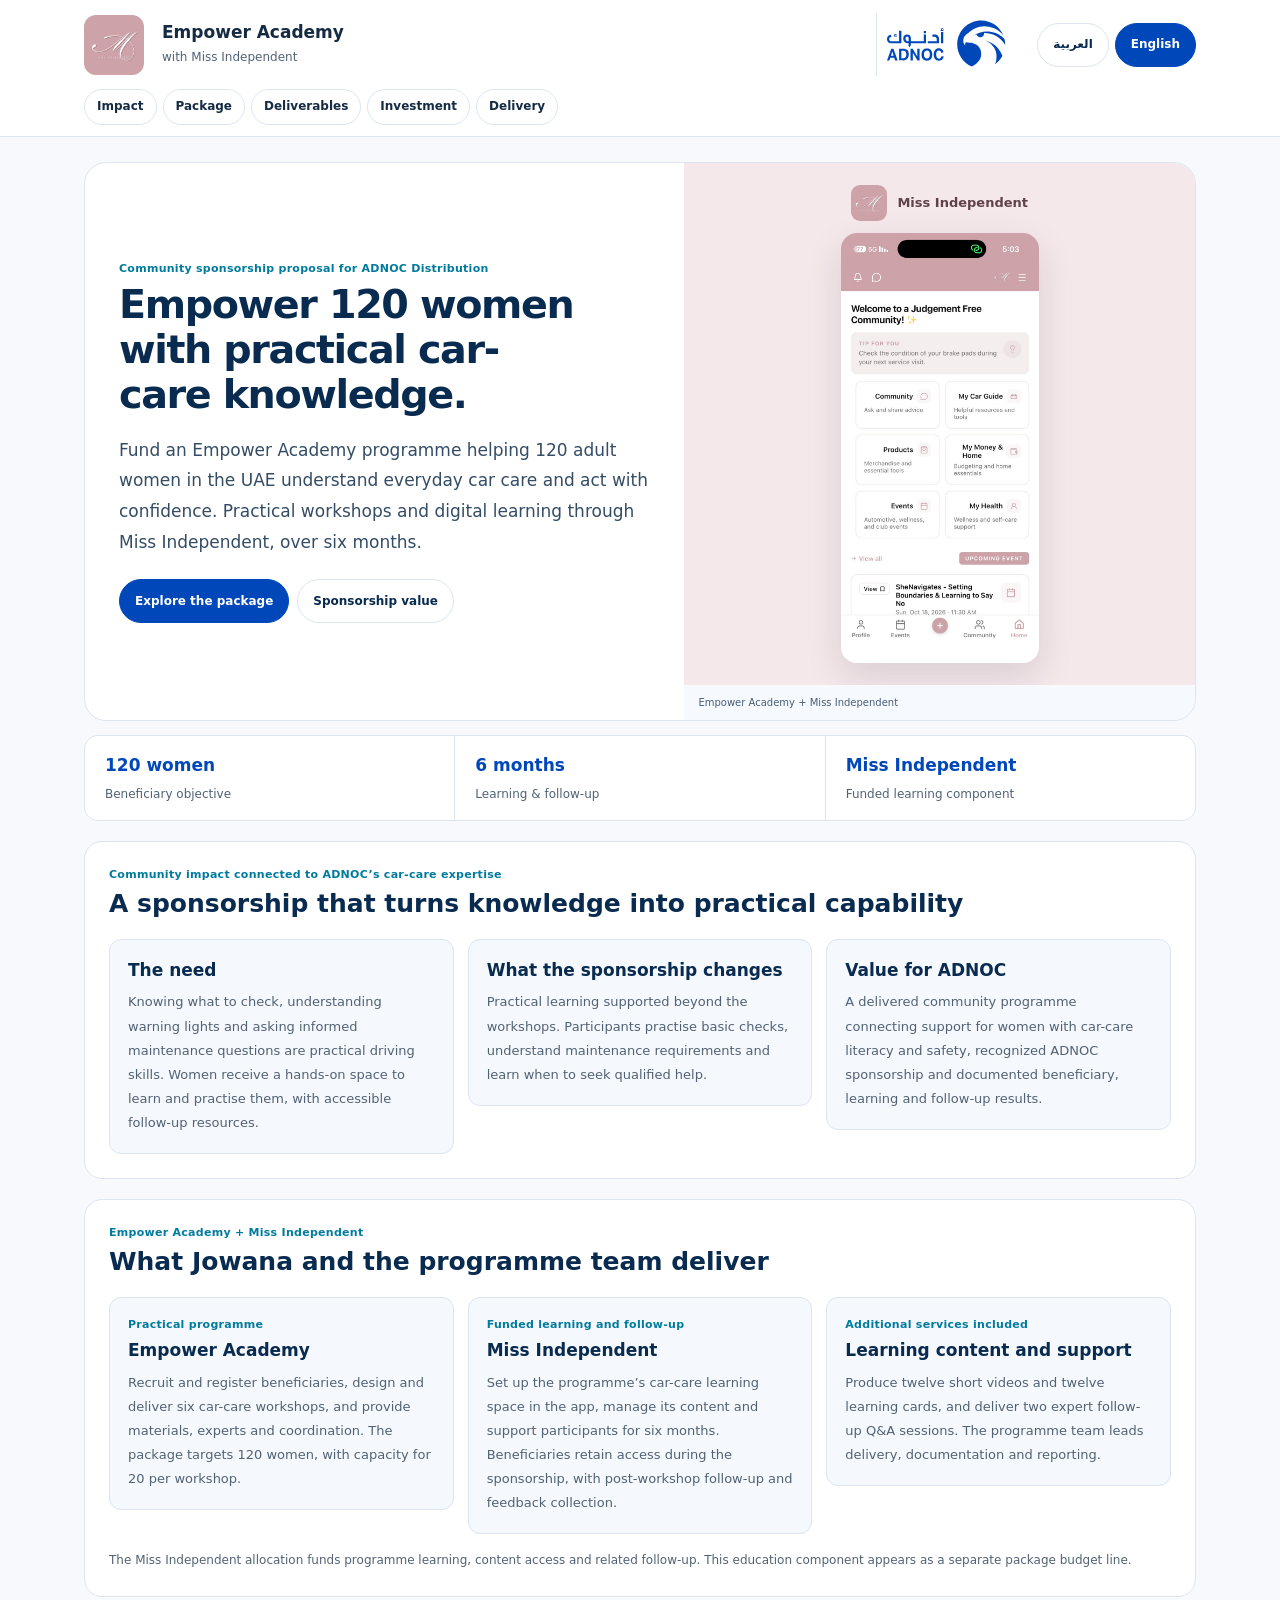
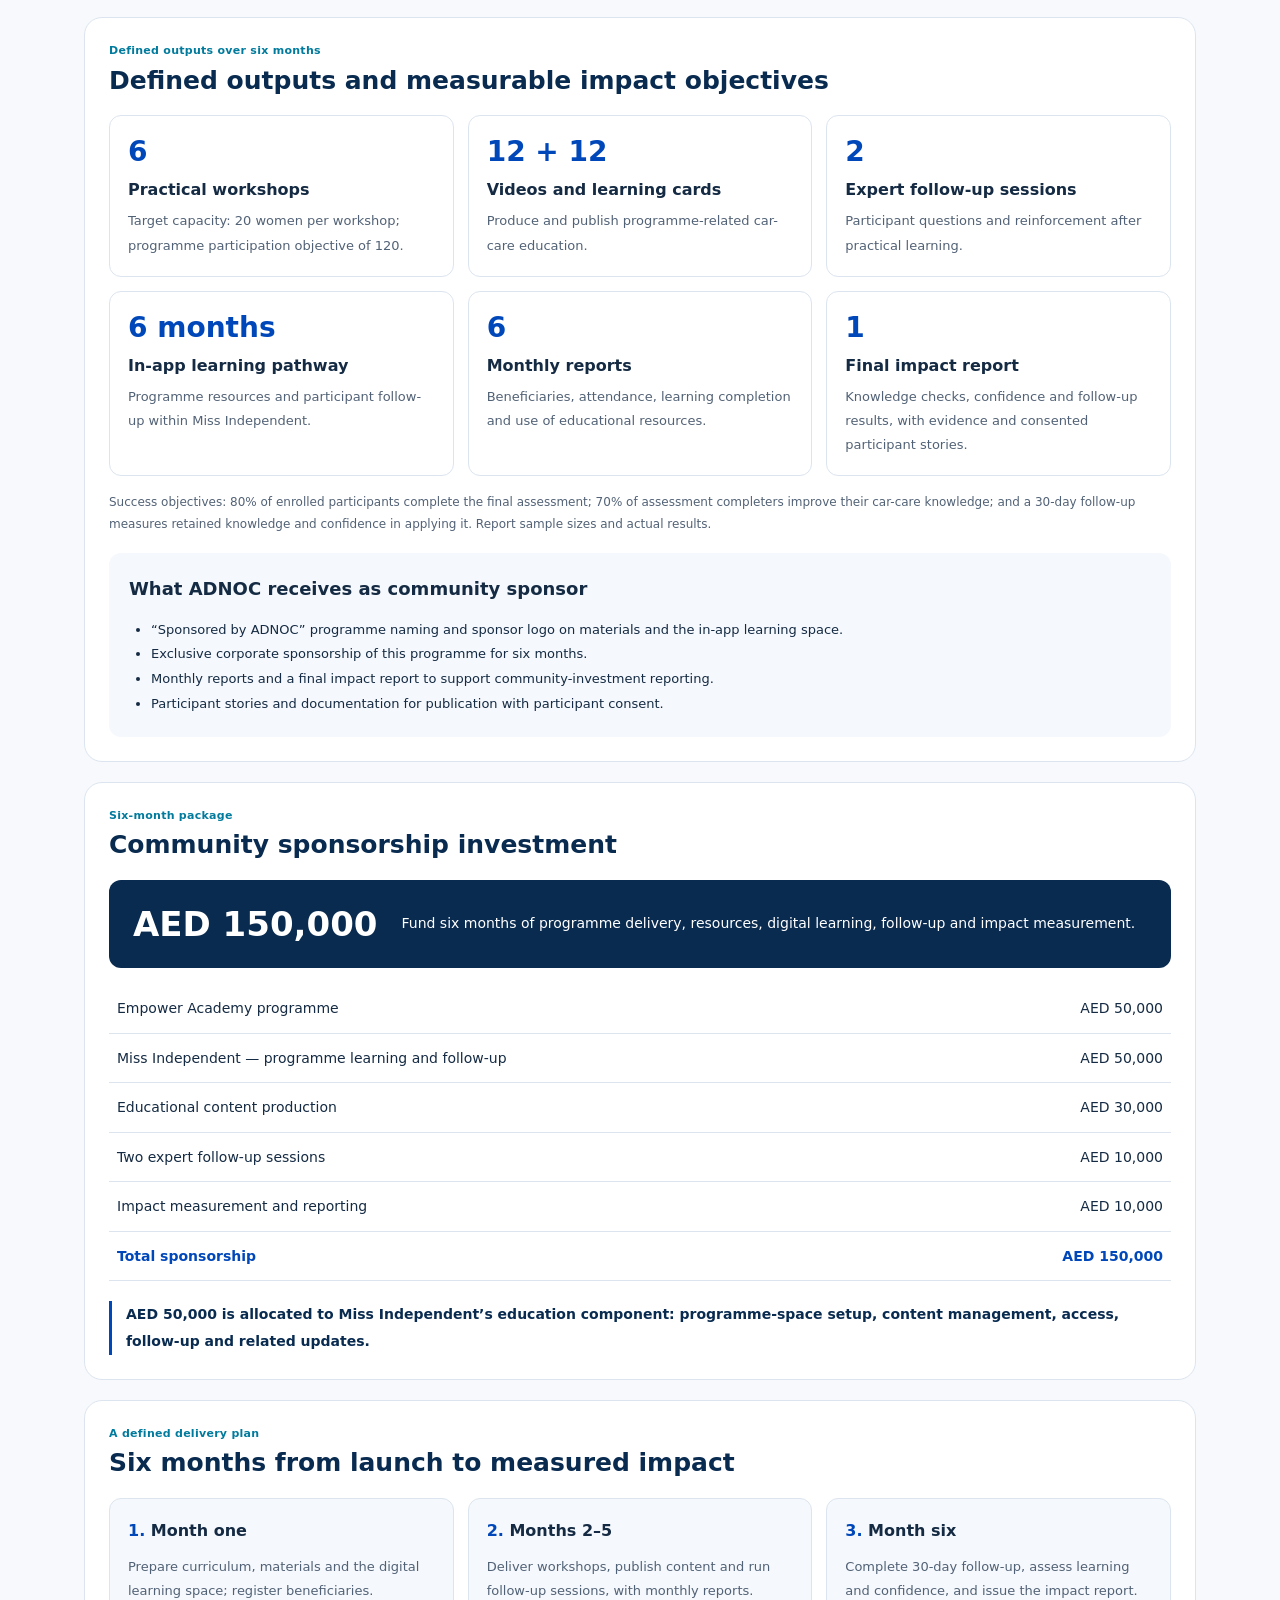
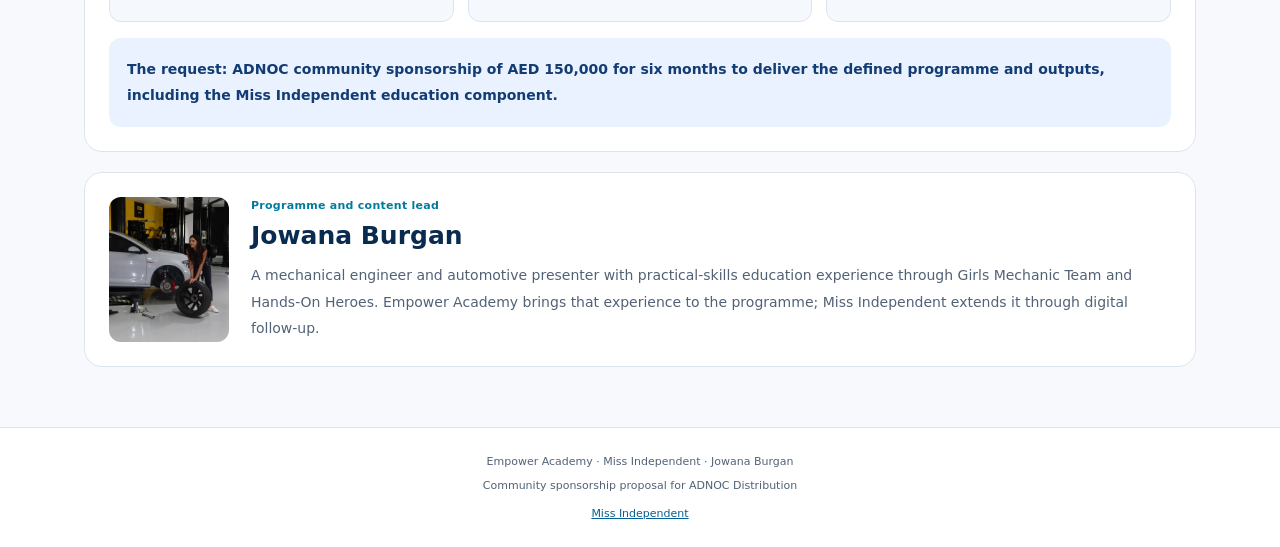
<file: adnoc/index.html>
<!doctype html><html lang="en" dir="ltr"><head><meta charset="utf-8"><meta name="viewport" content="width=device-width,initial-scale=1"><meta name="color-scheme" content="light"><title>Empower Academy + Miss Independent | ADNOC Community Sponsorship</title><meta name="description" content="A six-month community sponsorship for ADNOC Distribution: women’s practical car-care knowledge, workshops and digital learning through Miss Independent."><link rel="icon" href="assets/miss-independent-logo.webp" type="image/webp"><link rel="preconnect" href="https://fonts.googleapis.com"><link rel="preconnect" href="https://fonts.gstatic.com" crossorigin=""><link href="https://fonts.googleapis.com/css2?family=IBM+Plex+Sans+Arabic:wght@400;600;700&amp;display=swap" rel="stylesheet"><link rel="stylesheet" href="page-97929a60a228.css"></head><body><a class="skip-link" href="#en-overview" data-href-ar="#overview" data-href-en="#en-overview"><span data-i18n="en">Skip to content</span><span data-i18n="ar" hidden="">الانتقال إلى المحتوى</span></a><header class="topbar"><div class="wrapper"><div class="brand-row"><img class="mi-brand-logo" src="assets/miss-independent-logo.webp" width="60" height="60" alt="Miss Independent logo"><div class="brand-copy"><strong>Empower Academy</strong><span class="brand-sub" dir="ltr">with Miss Independent</span></div><div class="logo-box"><img src="assets/adnoc-distribution-logo.svg" width="122" height="55" alt="ADNOC Distribution logo"></div><div class="actions"><button class="btn" data-lang-btn="ar" lang="ar-SA" aria-pressed="false" onclick="showLang(&#x27;ar&#x27;)">العربية</button><button class="btn primary" data-lang-btn="en" lang="en" aria-pressed="true" onclick="showLang(&#x27;en&#x27;)">English</button></div></div><nav class="nav" aria-label="Sponsorship sections"><a href="#en-value" data-href-ar="#value" data-href-en="#en-value"><span data-i18n="en">Impact</span><span data-i18n="ar" hidden="">الأثر</span></a><a href="#en-package" data-href-ar="#package" data-href-en="#en-package"><span data-i18n="en">Package</span><span data-i18n="ar" hidden="">الباقة</span></a><a href="#en-deliverables" data-href-ar="#deliverables" data-href-en="#en-deliverables"><span data-i18n="en">Deliverables</span><span data-i18n="ar" hidden="">المخرجات</span></a><a href="#en-investment" data-href-ar="#investment" data-href-en="#en-investment"><span data-i18n="en">Investment</span><span data-i18n="ar" hidden="">قيمة الرعاية</span></a><a href="#en-next" data-href-ar="#next" data-href-en="#en-next"><span data-i18n="en">Delivery</span><span data-i18n="ar" hidden="">التنفيذ</span></a></nav></div></header><main class="wrapper"><section class="lang-panel" data-lang="en" lang="en" dir="ltr"><section class="hero" id="en-overview"><div class="hero-copy"><img class="mobile-logo" src="assets/adnoc-distribution-logo.svg" alt="ADNOC Distribution" width="110" height="50"><span class="eyebrow">Community sponsorship proposal for ADNOC Distribution</span><h1>Empower 120 women with practical car-care knowledge.</h1><p class="lead">Fund an Empower Academy programme helping 120 adult women in the UAE understand everyday car care and act with confidence. Practical workshops and digital learning through Miss Independent, over six months.</p><div class="hero-actions"><a class="btn primary" href="#en-package">Explore the package</a><a class="btn" href="#en-investment">Sponsorship value</a></div></div><figure class="hero-visual app-visual"><div class="app-preview"><div class="app-preview-brand" dir="ltr"><img src="assets/miss-independent-logo.webp" alt="Miss Independent logo" width="36" height="36" class="app-brand-mark" style="width:36px;height:36px;max-width:36px;max-height:36px;flex:0 0 36px;object-fit:contain;box-shadow:none"><span dir="ltr">Miss Independent</span></div><img src="assets/miss-independent-home-real.webp" width="736" height="1600" fetchpriority="high" alt="Actual Miss Independent app home screen" class="app-screen"></div><figcaption>Empower Academy + Miss Independent</figcaption></figure></section><div class="decision-strip"><div><strong>120 women</strong><span>Beneficiary objective</span></div><div><strong>6 months</strong><span>Learning &amp; follow-up</span></div><div><strong>Miss Independent</strong><span>Funded learning component</span></div></div><section class="section" id="en-value"><div class="section-heading"><span class="eyebrow">Community impact connected to ADNOC’s car-care expertise</span><h2>A sponsorship that turns knowledge into practical capability</h2></div><div class="grid three"><article class="info-card"><h3>The need</h3><p>Knowing what to check, understanding warning lights and asking informed maintenance questions are practical driving skills. Women receive a hands-on space to learn and practise them, with accessible follow-up resources.</p></article><article class="info-card"><h3>What the sponsorship changes</h3><p>Practical learning supported beyond the workshops. Participants practise basic checks, understand maintenance requirements and learn when to seek qualified help.</p></article><article class="info-card"><h3>Value for ADNOC</h3><p>A delivered community programme connecting support for women with car-care literacy and safety, recognized ADNOC sponsorship and documented beneficiary, learning and follow-up results.</p></article></div></section><section class="section" id="en-package"><div class="section-heading"><span class="eyebrow">Empower Academy + Miss Independent</span><h2>What Jowana and the programme team deliver</h2></div><div class="grid three"><article class="info-card"><span class="eyebrow">Practical programme</span><h3>Empower Academy</h3><p>Recruit and register beneficiaries, design and deliver six car-care workshops, and provide materials, experts and coordination. The package targets 120 women, with capacity for 20 per workshop.</p></article><article class="info-card"><span class="eyebrow">Funded learning and follow-up</span><h3>Miss Independent</h3><p>Set up the programme’s car-care learning space in the app, manage its content and support participants for six months. Beneficiaries retain access during the sponsorship, with post-workshop follow-up and feedback collection.</p></article><article class="info-card"><span class="eyebrow">Additional services included</span><h3>Learning content and support</h3><p>Produce twelve short videos and twelve learning cards, and deliver two expert follow-up Q&amp;A sessions. The programme team leads delivery, documentation and reporting.</p></article></div><p class="note">The Miss Independent allocation funds programme learning, content access and related follow-up. This education component appears as a separate package budget line.</p></section><section class="section" id="en-deliverables"><div class="section-heading"><span class="eyebrow">Defined outputs over six months</span><h2>Defined outputs and measurable impact objectives</h2></div><div class="deliverable-grid"><article><strong class="deliverable-number" dir="ltr">6</strong><h3>Practical workshops</h3><p>Target capacity: 20 women per workshop; programme participation objective of 120.</p></article><article><strong class="deliverable-number" dir="ltr">12 + 12</strong><h3>Videos and learning cards</h3><p>Produce and publish programme-related car-care education.</p></article><article><strong class="deliverable-number" dir="ltr">2</strong><h3>Expert follow-up sessions</h3><p>Participant questions and reinforcement after practical learning.</p></article><article><strong class="deliverable-number" dir="ltr">6 months</strong><h3>In-app learning pathway</h3><p>Programme resources and participant follow-up within Miss Independent.</p></article><article><strong class="deliverable-number" dir="ltr">6</strong><h3>Monthly reports</h3><p>Beneficiaries, attendance, learning completion and use of educational resources.</p></article><article><strong class="deliverable-number" dir="ltr">1</strong><h3>Final impact report</h3><p>Knowledge checks, confidence and follow-up results, with evidence and consented participant stories.</p></article></div><p class="note">Success objectives: 80% of enrolled participants complete the final assessment; 70% of assessment completers improve their car-care knowledge; and a 30-day follow-up measures retained knowledge and confidence in applying it. Report sample sizes and actual results.</p><div class="rights-box"><h3>What ADNOC receives as community sponsor</h3><ul><li>“Sponsored by ADNOC” programme naming and sponsor logo on materials and the in-app learning space.</li><li>Exclusive corporate sponsorship of this programme for six months.</li><li>Monthly reports and a final impact report to support community-investment reporting.</li><li>Participant stories and documentation for publication with participant consent.</li></ul></div></section><section class="section" id="en-investment"><div class="section-heading"><span class="eyebrow">Six-month package</span><h2>Community sponsorship investment</h2></div><div class="investment-banner"><strong dir="ltr">AED 150,000</strong><span>Fund six months of programme delivery, resources, digital learning, follow-up and impact measurement.</span></div><div class="investment-table"><table><tbody><tr><th scope="row">Empower Academy programme</th><td dir="ltr">AED 50,000</td></tr><tr><th scope="row">Miss Independent — programme learning and follow-up</th><td dir="ltr">AED 50,000</td></tr><tr><th scope="row">Educational content production</th><td dir="ltr">AED 30,000</td></tr><tr><th scope="row">Two expert follow-up sessions</th><td dir="ltr">AED 10,000</td></tr><tr><th scope="row">Impact measurement and reporting</th><td dir="ltr">AED 10,000</td></tr><tr class="total-row"><th scope="row">Total sponsorship</th><td dir="ltr">AED 150,000</td></tr></tbody></table></div><p class="app-allocation">AED 50,000 is allocated to Miss Independent’s education component: programme-space setup, content management, access, follow-up and related updates.</p></section><section class="section" id="en-next"><div class="section-heading"><span class="eyebrow">A defined delivery plan</span><h2>Six months from launch to measured impact</h2></div><ol class="phase-list"><li><h3>Month one</h3><p>Prepare curriculum, materials and the digital learning space; register beneficiaries.</p></li><li><h3>Months 2–5</h3><p>Deliver workshops, publish content and run follow-up sessions, with monthly reports.</p></li><li><h3>Month six</h3><p>Complete 30-day follow-up, assess learning and confidence, and issue the impact report.</p></li></ol><div class="ask">The request: ADNOC community sponsorship of AED 150,000 for six months to deliver the defined programme and outputs, including the Miss Independent education component.</div></section><section class="section founder-sales"><img src="assets/jowana-workshop.webp" width="668" height="1000" loading="lazy" alt="Jowana Burgan"><div><span class="eyebrow">Programme and content lead</span><h2>Jowana Burgan</h2><p>A mechanical engineer and automotive presenter with practical-skills education experience through Girls Mechanic Team and Hands-On Heroes. Empower Academy brings that experience to the programme; Miss Independent extends it through digital follow-up.</p></div></section></section><section class="lang-panel" data-lang="ar" lang="ar-SA" dir="rtl" hidden=""><section class="hero" id="overview"><div class="hero-copy"><img class="mobile-logo" src="assets/adnoc-distribution-logo.svg" alt="ADNOC Distribution" width="110" height="50"><span class="eyebrow">عرض رعاية مجتمعية إلى ADNOC Distribution</span><h1>لنمنح 120 امرأة معرفة عملية بالسيارة.</h1><p class="lead">نطلب رعاية أدنوك لبرنامج Empower Academy لتمكين 120 امرأة بالغة في الإمارات من فهم أساسيات العناية بالسيارة والتصرف بثقة. ورش عملية ومتابعة تعليمية عبر Miss Independent، لمدة ستة أشهر.</p><div class="hero-actions"><a class="btn primary" href="#package">تفاصيل الباقة</a><a class="btn" href="#investment">قيمة الرعاية</a></div></div><figure class="hero-visual app-visual"><div class="app-preview"><div class="app-preview-brand" dir="ltr"><img src="assets/miss-independent-logo.webp" alt="Miss Independent logo" width="36" height="36" class="app-brand-mark" style="width:36px;height:36px;max-width:36px;max-height:36px;flex:0 0 36px;object-fit:contain;box-shadow:none"><span dir="ltr">Miss Independent</span></div><img src="assets/miss-independent-home-real.webp" width="736" height="1600" fetchpriority="high" alt="الشاشة الرئيسية الفعلية لتطبيق Miss Independent" class="app-screen"></div><figcaption>Empower Academy + Miss Independent</figcaption></figure></section><div class="decision-strip"><div><strong>120 امرأة</strong><span>هدف المستفيدات</span></div><div><strong>6 أشهر</strong><span>تعلم ومتابعة</span></div><div><strong>Miss Independent</strong><span>جزء تعليمي ممول</span></div></div><section class="section" id="value"><div class="section-heading"><span class="eyebrow">أثر مجتمعي يرتبط بخبرة أدنوك في خدمات السيارة</span><h2>رعاية تحول المعرفة إلى قدرة عملية</h2></div><div class="grid three"><article class="info-card"><h3>الحاجة</h3><p>معرفة ما يجب فحصه، وفهم إشارات السيارة، وطرح أسئلة الصيانة مهارات يحتاجها السائقون. يقدم البرنامج للنساء مساحة عملية لتعلمها وتجربتها، مع موارد متابعة سهلة.</p></article><article class="info-card"><h3>ما تغيره الرعاية</h3><p>تعلم عملي ودعم يستمر بعد الورش. تتدرب المشاركات على فحوص بسيطة، وفهم متطلبات الصيانة، ومعرفة متى يطلبن مساعدة مختصة.</p></article><article class="info-card"><h3>القيمة لأدنوك</h3><p>برنامج مجتمعي تتولى جوانا وفريقها تنفيذه وتوثيقه، يربط دعم النساء بمعرفة السيارة والسلامة، مع اعتراف واضح بأدنوك كراعٍ وتقرير يوثق المستفيدات والتعلم والمتابعة.</p></article></div></section><section class="section" id="package"><div class="section-heading"><span class="eyebrow">Empower Academy + Miss Independent</span><h2>ما تقدمه جوانا وفريق البرنامج مقابل الرعاية</h2></div><div class="grid three"><article class="info-card"><span class="eyebrow">البرنامج العملي</span><h3>Empower Academy</h3><p>استقطاب وتسجيل المستفيدات، وتصميم وتقديم ست ورش للعناية بالسيارة، وإعداد المواد والخبراء والتنظيم. تستهدف الباقة 120 امرأة، بسعة 20 مشاركة لكل ورشة.</p></article><article class="info-card"><span class="eyebrow">مسار تعلم ومتابعة ممول</span><h3>Miss Independent</h3><p>إعداد مساحة تعليم السيارة الخاصة بالبرنامج في التطبيق، وإدارة محتواها ومتابعة المشاركات لمدة ستة أشهر. تبقى المواد متاحة للمستفيدات خلال الرعاية، مع متابعة بعد الورشة وجمع التغذية الراجعة.</p></article><article class="info-card"><span class="eyebrow">خدمات إضافية مشمولة</span><h3>المحتوى والدعم التعليمي</h3><p>إنتاج اثني عشر فيديو قصيرًا واثنتي عشرة بطاقة معرفة، وتقديم جلستين للمتابعة والأسئلة مع مختص. يقود فريق البرنامج التنفيذ والتوثيق والتقرير.</p></article></div><p class="note">تغطي حصة Miss Independent مساحة تعلم البرنامج والمحتوى والمتابعة المرتبطة به. يظهر تمويل هذا الجزء التعليمي ضمن الباقة كبند مستقل.</p></section><section class="section" id="deliverables"><div class="section-heading"><span class="eyebrow">محددات قابلة للمتابعة خلال ستة أشهر</span><h2>مخرجات محددة، وأهداف أثر يمكن قياسها</h2></div><div class="deliverable-grid"><article><strong class="deliverable-number" dir="ltr">6</strong><h3>ورش عملية</h3><p>سعة مستهدفة: 20 مشاركة لكل ورشة؛ هدف البرنامج 120 مشاركة.</p></article><article><strong class="deliverable-number" dir="ltr">12 + 12</strong><h3>فيديو وبطاقة تعليمية</h3><p>إنتاج ونشر محتوى مرتبط بالبرنامج وبالعناية بالسيارة.</p></article><article><strong class="deliverable-number" dir="ltr">2</strong><h3>جلسات متابعة مع مختص</h3><p>أسئلة المشاركات وتثبيت التعلم بعد التجربة العملية.</p></article><article><strong class="deliverable-number" dir="ltr">6 أشهر</strong><h3>مسار تعلم داخل التطبيق</h3><p>مواد البرنامج ومتابعة المشاركات داخل Miss Independent.</p></article><article><strong class="deliverable-number" dir="ltr">6</strong><h3>تقارير شهرية</h3><p>المستفيدات والحضور وإكمال التعلم واستخدام المواد التعليمية.</p></article><article><strong class="deliverable-number" dir="ltr">1</strong><h3>تقرير أثر ختامي</h3><p>نتائج اختبارات المعرفة والثقة والمتابعة، مع الأدلة وقصص المشاركة المأذون بها.</p></article></div><p class="note">أهداف النجاح: إكمال 80% من المشاركات المتعلّمات للتقييم النهائي، وتحسن معرفة السيارة لدى 70% ممن أكملن التقييم، ومتابعة بعد 30 يومًا تقيس الاحتفاظ بالمعرفة والثقة في تطبيقها. يُعرض حجم العينة والنتائج الفعلية في التقرير.</p><div class="rights-box"><h3>ما تحصل عليه أدنوك كراعٍ مجتمعي</h3><ul><li>تسمية البرنامج «برعاية أدنوك» وشعار الراعي على المواد ومساحة التعلم داخل التطبيق.</li><li>حصرية الرعاية المؤسسية لهذا البرنامج خلال الأشهر الستة.</li><li>تقارير شهرية وتقرير أثر ختامي يمكن الاستفادة منه في توثيق الاستثمار المجتمعي.</li><li>قصص مشاركة ومواد توثيق للنشر بموافقة المشاركات.</li></ul></div></section><section class="section" id="investment"><div class="section-heading"><span class="eyebrow">باقة ستة أشهر</span><h2>قيمة الرعاية المجتمعية</h2></div><div class="investment-banner"><strong dir="ltr">AED 150,000</strong><span>تمويل البرنامج والمواد والتعلم الرقمي والمتابعة وقياس الأثر لمدة ستة أشهر.</span></div><div class="investment-table"><table><tbody><tr><th scope="row">برنامج Empower Academy</th><td dir="ltr">درهم 50,000</td></tr><tr><th scope="row">Miss Independent — مساحة التعلم ومتابعة البرنامج</th><td dir="ltr">درهم 50,000</td></tr><tr><th scope="row">إنتاج المحتوى التعليمي</th><td dir="ltr">درهم 30,000</td></tr><tr><th scope="row">جلستا المتابعة مع مختص</th><td dir="ltr">درهم 10,000</td></tr><tr><th scope="row">قياس الأثر والتقارير</th><td dir="ltr">درهم 10,000</td></tr><tr class="total-row"><th scope="row">إجمالي الرعاية</th><td dir="ltr">AED 150,000</td></tr></tbody></table></div><p class="app-allocation">50,000 درهم مخصصة للجزء التعليمي في Miss Independent: إعداد مساحة البرنامج وإدارة المحتوى والوصول والمتابعة والتحديثات المرتبطة به.</p></section><section class="section" id="next"><div class="section-heading"><span class="eyebrow">خطة تنفيذ محددة</span><h2>خطة ستة أشهر من الإطلاق إلى قياس الأثر</h2></div><ol class="phase-list"><li><h3>الشهر الأول</h3><p>تجهيز المنهج والمواد ومساحة التعلم الرقمية، وتسجيل المستفيدات.</p></li><li><h3>الأشهر 2–5</h3><p>تنفيذ الورش ونشر المحتوى وجلسات المتابعة، مع تقارير شهرية.</p></li><li><h3>الشهر السادس</h3><p>استكمال متابعة 30 يومًا وتقييم التعلم والثقة وإصدار تقرير الأثر.</p></li></ol><div class="ask">المطلوب: رعاية أدنوك المجتمعية لهذا البرنامج لمدة ستة أشهر بقيمة 150,000 درهم، لتنفيذ الباقة والمخرجات الموضحة، بما يشمل الجزء التعليمي في Miss Independent.</div></section><section class="section founder-sales"><img src="assets/jowana-workshop.webp" width="668" height="1000" loading="lazy" alt="Jowana Burgan"><div><span class="eyebrow">قيادة البرنامج والمحتوى</span><h2>جوانا برغان</h2><p>مهندسة ميكانيكية ومقدمة محتوى سيارات، وخبرة في تعليم المهارات العملية من خلال Girls Mechanic Team وHands-On Heroes. يقدم برنامج Empower Academy هذه الخبرة، ويجعل Miss Independent وسيلة المتابعة الرقمية.</p></div></section></section></main><footer class="footer"><p dir="ltr">Empower Academy · Miss Independent · Jowana Burgan</p><p><span data-i18n="en">Community sponsorship proposal for ADNOC Distribution</span><span data-i18n="ar" hidden="">عرض رعاية مجتمعية إلى ADNOC Distribution</span></p><a href="https://www.missindependentapp.com/" target="_blank" rel="noopener noreferrer">Miss Independent</a></footer><script src="page.js" defer=""></script></body></html>
</file>
<file: enhancements.css>
/* UI polish based on emilkowalski/skills: purposeful motion, clear defaults, touch and keyboard access. */
:root{--ease-out:cubic-bezier(.23,1,.32,1);--shadow:0 2px 12px rgba(16,24,40,.035);--shadow2:0 1px 6px rgba(16,24,40,.04);--radius:20px;--muted:#505967}
html{scroll-behavior:auto}body{background:#faf8fa;overflow-x:visible}body.sponsor-page{background:#faf9f6}
[hidden]{display:none!important}main{padding-top:24px}p{overflow-wrap:break-word}a,button,input,select,summary{-webkit-tap-highlight-color:transparent}
button,input,select{font:inherit}button,a,summary{touch-action:manipulation}a:focus-visible,button:focus-visible,summary:focus-visible,input:focus-visible,select:focus-visible{outline:3px solid #0879a5;outline-offset:4px}
.skip-link{position:fixed;inset-block-start:8px;inset-inline-start:12px;z-index:3000;background:#111;color:#fff;padding:10px 16px;border-radius:8px;transform:translateY(-160%)}.skip-link:focus{transform:none}
.topbar{backdrop-filter:none;background:#fff;border-bottom:1px solid var(--line)}.brand-row{gap:12px;padding-block:12px}.brand-text{min-width:0}.brand-sub{max-width:620px}.logo-tile{width:56px;height:56px;border-radius:14px;box-shadow:none}.partner-logos{box-shadow:none;padding:6px 10px;border-radius:12px}.partner-logos .mini{height:32px}.kicker{font-size:11px;letter-spacing:.025em}.logo-box{width:64px;height:56px;border-radius:14px;box-shadow:none}.mi-mark{font-size:36px}.advisor-card{min-width:0;box-shadow:none;padding:6px 10px}.advisor-logo{width:54px;height:36px}.brand-title{font-size:19px}
.btn,.nav a,.nav-chip{min-height:44px;display:inline-flex;align-items:center;justify-content:center;transition:color 160ms ease,background-color 160ms ease,border-color 160ms ease,transform 160ms var(--ease-out);box-shadow:none}.btn:hover{transform:none;box-shadow:none}.btn.primary{background:#17233a;border-color:#17233a;color:#fff}.nav,.nav-chips{padding-bottom:10px;gap:6px}.nav a,.nav-chip{font-size:12px;padding:6px 12px;min-height:38px}
.hero h1,h1{font-size:clamp(28px,3.2vw,42px);line-height:1.17;letter-spacing:-.025em;text-wrap:balance;max-width:24ch}.hero{gap:20px}.hero-card,.panel{padding:28px}.lead,.hero p{font-size:16px;line-height:1.75}.card,.section,.panel,.method-card{box-shadow:var(--shadow)}.hero-card:before,.panel:before,.section:before{display:none}.pill-grid,.hero-list{gap:8px}.pill,.hero-item{font-size:12px;padding:10px 12px;border-radius:10px;line-height:1.6}.side-card{padding:24px}.side-logos{grid-template-columns:1fr 1fr}.white-logo{min-height:70px;border-radius:10px}.white-logo img{max-width:100%;max-height:50px}.hero-actions{display:flex;gap:8px;flex-wrap:wrap;margin-top:18px}.hero-actions .btn{font-size:13px;text-decoration:none}.review-note{font-size:12px;color:var(--muted);margin-top:14px}.section{scroll-margin-top:150px}.section-head{background:#fff;padding:18px 22px}.section h2{font-size:21px}.section-body{padding:22px}.mini-card{border-radius:12px}.mini-card p{font-size:13px}.num,.sec-num{box-shadow:none;border-radius:9px}.desc,.section-desc{color:var(--muted)}
.disclosure{margin:20px 0;background:#fff;border:1px solid var(--line);border-radius:16px;scroll-margin-top:150px;overflow:hidden}.disclosure>summary{display:flex;align-items:center;justify-content:space-between;gap:16px;cursor:pointer;list-style:none;padding:18px 22px;color:var(--ink);min-height:62px}.disclosure>summary::-webkit-details-marker{display:none}.disclosure>summary::after{content:'+';font:400 24px/1 system-ui;flex-shrink:0;color:#555}.disclosure[open]>summary::after{content:'−'}.disclosure[open]>summary{border-bottom:1px solid var(--line)}.summary-copy{display:block}.summary-title{display:block;font-weight:700;font-size:17px;line-height:1.5}.summary-hint{display:block;font-size:12px;color:var(--muted);margin-top:3px}.disclosure>.section{border:0;box-shadow:none;margin:0;border-radius:0}.disclosure>.section>.section-head{display:none}.founder{grid-template-columns:220px 1fr}.founder-photo{min-height:0;max-height:360px;border-radius:14px}.founder-photo img{height:100%;object-position:center}.founder-copy{border-radius:14px}.screen{min-height:550px}.price-card{box-shadow:none;border-radius:14px}.amount{font-variant-numeric:tabular-nums}.callout{font-size:13px}.inline-link{color:#075f85;text-decoration:underline;text-underline-offset:3px}.decision-note{padding:14px 16px;border-inline-start:3px solid #b8933b;background:#faf7ed;border-radius:0 10px 10px 0;margin-bottom:18px;font-size:13px;color:#444}.source-item a{overflow-wrap:anywhere;direction:ltr;unicode-bidi:isolate;display:inline-block}.source-list{gap:10px}.source-item{border-radius:10px}.update-grid{display:grid;grid-template-columns:repeat(2,minmax(0,1fr));gap:12px}.update-card{padding:16px;background:#fafafa;border:1px solid var(--line);border-radius:12px}.update-card h3{font-size:15px;margin:5px 0 8px}.update-card p{font-size:13px;color:#505967;line-height:1.7}.update-date{font-size:11px;color:#6b5360;font-weight:700}.update-card a{font-size:12px;display:inline-block;margin-top:8px;color:#075f85;text-decoration:underline}.status-note{font-size:12px;color:#505967;margin-top:14px}
.sponsor-tools{display:flex;flex-wrap:wrap;gap:12px;margin-bottom:14px}.field{display:flex;flex-direction:column;gap:5px;flex:1;min-width:160px}.field span{font-size:12px;font-weight:700}.field input,.field select{width:100%;min-height:46px;font-size:16px;border:1px solid #c9c7c3;border-radius:10px;padding:10px 12px;background:#fff;color:#17233a}.results-status{font-size:12px;color:#505967;margin-bottom:14px}.sponsor-grid{display:grid;grid-template-columns:repeat(2,minmax(0,1fr));gap:12px;align-items:start}.sponsor-card{background:#fff;border:1px solid var(--line);border-radius:14px;overflow:hidden}.sponsor-card>summary{padding:18px;display:flex;gap:12px;align-items:flex-start;cursor:pointer;list-style:none}.sponsor-card>summary::-webkit-details-marker{display:none}.sponsor-card>summary::after{content:'+';font:400 22px/1 system-ui;margin-inline-start:auto;padding-top:5px}.sponsor-card[open]>summary::after{content:'−'}.sponsor-card .sponsor-logo{box-shadow:none;flex-shrink:0;margin:0;color:#72541c}.prospect-name{display:block;font-size:15px;font-weight:700;line-height:1.45}.prospect-sector{display:block;font-size:12px;color:#505967;margin-top:3px}.prospect-meta{display:flex;gap:6px;flex-wrap:wrap;margin-top:8px}.sponsor-card .badge{margin:0;white-space:normal}.sponsor-card .price-pill{display:block;border:0;border-radius:0;background:transparent;padding:0;margin-top:9px;font-weight:600;white-space:normal;line-height:1.55}.prospect-detail{border-top:1px solid var(--line);padding:18px}.prospect-detail h3{font-size:13px;margin:12px 0 4px}.prospect-detail h3:first-child{margin-top:0}.prospect-detail p{font-size:13px;line-height:1.75;color:#505967}.prospect-detail a{font-size:12px;color:#075f85;text-decoration:underline;display:inline-block;margin-top:12px}.empty-state{padding:24px;border:1px dashed #bbb;border-radius:12px;color:#505967;text-align:center}.method-card li:before{content:none}.method-card ul{list-style:disc;padding-inline-start:20px}.method-card li{display:list-item}.clean-list{padding-inline-start:22px;list-style:disc}.clean-item{display:list-item}.clean-item:before{content:none}.flow-step:after{display:none!important}.footer{padding:18px 14px;line-height:1.7}.toast{transition:opacity 160ms ease,transform 180ms var(--ease-out)}
html[lang='en'] body{font-family:system-ui,-apple-system,BlinkMacSystemFont,'Segoe UI',sans-serif}
.sponsor-page .signature-prop{background:#f8f4e9;color:#17233a;border-radius:10px;box-shadow:none;padding:14px 16px;margin-top:16px;border-color:#e7ddcc}.sponsor-page .signature-prop:after{display:none}.sponsor-page .signature-prop .label{font-size:11px;color:#72541c;margin-bottom:4px}.sponsor-page .signature-prop .headline{font-size:18px;line-height:1.5}.sponsor-page .signature-prop .hint{font-size:12px;color:#505967;margin-top:5px}.sponsor-page .method-card{background:#fff;padding:24px}.sponsor-page .method-card li{font-size:13px;line-height:1.7}.review-note{font-size:12px!important}
@media(hover:hover) and (pointer:fine){.btn:hover{border-color:#92818a;background:#f4f0f2}.btn.primary:hover{background:#26364e;color:#fff}.disclosure>summary:hover,.sponsor-card>summary:hover{background:#faf8fa}body[data-input='pointer'] .btn:active{transform:scale(.97)}}
@media(max-width:1050px){.hero{grid-template-columns:1fr}.founder{grid-template-columns:220px 1fr}.actions,.quick-actions{width:auto;margin:0}.advisor-card{display:none}.brand-sub{display:none}.side-logos{max-width:380px}.side-card{min-height:200px}}
@media(max-width:700px){.topbar .wrapper{padding-inline:12px}.brand-row{gap:8px}.brand-title{font-size:15px}.logo-tile,.logo-box{width:42px;height:42px;border-radius:10px}.kicker{font-size:9px;padding:3px 7px}.partner-logos{display:none}.brand-text{flex:1;min-width:0}.btn{padding:8px 11px;font-size:12px}.actions,.quick-actions{gap:4px;flex-shrink:0}.nav,.nav-chips{padding-bottom:8px}.hero-card,.panel{padding:22px}.hero h1,h1{font-size:30px}.pill-grid,.hero-list{grid-template-columns:1fr 1fr}.hero{margin-bottom:18px}.section{margin-block:18px;scroll-margin-top:125px}.section-head,.section-body,.disclosure>summary{padding:18px}.section h2{font-size:19px}.disclosure{scroll-margin-top:125px}.sponsor-grid,.update-grid,.source-list{grid-template-columns:1fr}.founder{grid-template-columns:1fr}.founder-photo{max-height:320px}.founder-photo img{max-height:320px;object-fit:cover}.summary-title{font-size:16px}.grid-4,.criteria-strip{grid-template-columns:1fr 1fr}.field{min-width:100%}.phone{max-width:300px}.signature-prop{padding:18px}.signature-prop .headline{font-size:21px}}
@media(max-width:400px){.pill-grid,.hero-list,.grid-4,.criteria-strip,.price{grid-template-columns:1fr}.brand-title{font-size:13px}.logo-tile,.logo-box{display:none}.hero h1,h1{font-size:27px}}
@media(prefers-reduced-motion:reduce){*,*::before,*::after{scroll-behavior:auto!important;animation:none!important;transition:none!important}body[data-input='pointer'] .btn:active{transform:none}}
@media print{.topbar,.skip-link,.hero-actions,.sponsor-tools,.results-status,.toast{display:none!important}body{background:#fff}.wrapper{max-width:none}.lang-panel[hidden],[data-i18n][hidden]{display:none!important}.disclosure,.section,.sponsor-card{box-shadow:none;break-inside:auto}.disclosure>summary,.sponsor-card>summary{break-after:avoid}.sponsor-card[hidden]{display:none!important}.disclosure::details-content{content-visibility:visible}.sponsor-grid{grid-template-columns:1fr 1fr}.founder-photo{max-height:280px}}
</file>
<file: adnoc/page-97929a60a228.css>
:root{--navy:#092b50;--blue:#0047ba;--cyan:#007b9d;--ink:#152b43;--muted:#526276;--line:#dce5ef;--soft:#f5f8fc;--ease-out:cubic-bezier(.23,1,.32,1)}*{box-sizing:border-box}html{scroll-behavior:auto}body{margin:0;font:15px/1.75 system-ui,-apple-system,'Segoe UI',sans-serif;background:#f7f9fc;color:var(--ink)}html[dir=rtl] body{font-family:'IBM Plex Sans Arabic',Tahoma,sans-serif}[hidden]{display:none!important}img{max-width:100%;display:block}button{font:inherit}a{color:inherit;text-decoration:none}button,a,summary{touch-action:manipulation;-webkit-tap-highlight-color:transparent}a:focus-visible,button:focus-visible,summary:focus-visible{outline:3px solid #007b9d;outline-offset:4px}h1,h2,h3,p{margin:0}h1,h2,h3{text-wrap:balance}p+ p{margin-top:14px}.wrapper{width:min(1160px,100%);margin:auto;padding-inline:24px}.topbar{position:sticky;top:0;z-index:100;background:#fff;border-bottom:1px solid var(--line)}.brand-row{display:flex;align-items:center;gap:18px;padding-block:13px}.brand-copy{flex:1;min-width:0}.brand-copy strong{display:block;font-size:17px;line-height:1.35}.eyebrow{display:block;color:var(--cyan);font-weight:700;font-size:11px;line-height:1.6;letter-spacing:.025em;margin-bottom:5px}.back-link{font-size:12px;white-space:nowrap;color:#455970;text-decoration:underline;text-underline-offset:4px}.logo-box{background:#fff;padding:4px 10px;border-inline-start:1px solid var(--line)}.logo-box img{width:122px;height:55px;object-fit:contain}.actions{display:flex;gap:6px}.btn{display:inline-flex;align-items:center;justify-content:center;min-height:44px;border:1px solid var(--line);background:#fff;color:var(--navy);border-radius:999px;padding:9px 15px;font-size:12px;font-weight:700;cursor:pointer;transition:background-color 160ms ease,color 160ms ease,border-color 160ms ease,transform 160ms var(--ease-out)}.btn.primary{background:var(--blue);border-color:var(--blue);color:#fff}.nav{display:flex;gap:6px;overflow:auto;scrollbar-width:none;padding-bottom:11px}.nav::-webkit-scrollbar{display:none}.nav a{flex-shrink:0;min-height:36px;border:1px solid var(--line);border-radius:999px;padding:6px 12px;font-size:12px;font-weight:600}.skip-link{position:fixed;inset-block-start:7px;inset-inline-start:12px;z-index:500;background:var(--navy);color:#fff;padding:10px 16px;border-radius:8px;transform:translateY(-170%)}.skip-link:focus{transform:none}main{padding-top:25px;padding-bottom:40px}.hero{display:grid;grid-template-columns:1.08fr .92fr;background:#fff;border:1px solid var(--line);border-radius:22px;overflow:hidden;scroll-margin-top:150px}.hero-copy{padding:34px}.hero h1{font-size:clamp(30px,3.1vw,43px);line-height:1.13;letter-spacing:-.035em;margin-bottom:18px;max-width:20ch;color:var(--navy)}.lead{font-size:17px;line-height:1.8;color:#344c65}.scope-note{font-size:12px;line-height:1.8;border-inline-start:3px solid var(--cyan);padding-inline-start:12px;margin-top:17px;color:var(--muted)}.hero-actions{display:flex;gap:8px;flex-wrap:wrap;margin-top:22px}.review-note{font-size:11px;color:var(--muted);margin-top:16px}.hero-visual{margin:0;display:flex;flex-direction:column;background:#edf3fb}.hero-visual img{width:100%;height:100%;max-height:490px;object-fit:cover;object-position:center 38%;flex:1}.hero-visual figcaption{font-size:10px;color:#475d77;padding:9px 14px;background:#f6f9fd;line-height:1.7}.source-link{color:#065f93;text-decoration:underline;text-underline-offset:3px;overflow-wrap:anywhere}.decision-strip{display:grid;grid-template-columns:repeat(3,minmax(0,1fr));gap:1px;background:var(--line);border:1px solid var(--line);border-radius:14px;overflow:hidden;margin-top:14px}.decision-strip div{background:#fff;padding:15px 20px}.decision-strip strong{display:block;font-size:17px;color:var(--blue)}.decision-strip span{display:block;font-size:12px;color:var(--muted);margin-top:3px}.section{background:#fff;border:1px solid var(--line);border-radius:18px;padding:24px;margin-block:20px;scroll-margin-top:150px}.section-heading{margin-bottom:18px}.section h2{font-size:25px;line-height:1.3;color:var(--navy)}.grid{display:grid;gap:14px;align-items:start}.grid.three{grid-template-columns:repeat(3,minmax(0,1fr))}.grid.two{grid-template-columns:repeat(2,minmax(0,1fr))}.info-card{border:1px solid var(--line);border-radius:12px;padding:18px;background:var(--soft);min-width:0}.info-card h3{font-size:17px;line-height:1.45;margin-bottom:8px;color:var(--navy)}.info-card p{font-size:13px;line-height:1.85;color:var(--muted)}.info-card b{color:var(--ink)}.info-card .source-link{font-size:12px}.note{font-size:12px;color:var(--muted);line-height:1.8;margin-top:16px}.programme-banner{background:var(--navy);color:#fff;border-radius:14px;padding:22px;margin-bottom:14px}.programme-banner h3{font-size:21px;line-height:1.5;margin-bottom:8px}.programme-banner p{font-size:14px;color:#e1eaf6;line-height:1.9}.topic-list{display:grid;grid-template-columns:1fr 1fr;gap:10px 26px;padding-inline-start:22px;margin-block:18px;font-size:13px;color:#455970}.phase-list{list-style:decimal inside;display:grid;grid-template-columns:repeat(3,minmax(0,1fr));gap:14px;padding:0;margin:0}.phase-list li{background:var(--soft);border:1px solid var(--line);border-radius:12px;padding:18px;min-width:0}.phase-list li::marker{font-size:16px;font-weight:700;color:var(--blue)}.phase-list h3{display:inline;font-size:16px;line-height:1.6}.phase-list p{font-size:13px;color:var(--muted);line-height:1.85;margin-top:10px}.budget-note{margin-top:16px;padding:16px;border:1px solid var(--line);border-radius:12px;font-size:13px;background:#f8fbff;color:#455970}.ask{padding:18px;background:#eaf2ff;color:#123c73;border-radius:12px;margin-top:16px;font-weight:600;font-size:14px;line-height:1.9}.disclosure{background:#fff;border:1px solid var(--line);border-radius:14px;margin-block:14px;overflow:hidden;scroll-margin-top:150px}.disclosure>summary{list-style:none;cursor:pointer;padding:18px 22px;display:flex;align-items:center;justify-content:space-between;gap:16px;min-height:68px}.disclosure>summary::-webkit-details-marker{display:none}.disclosure>summary strong{display:block;font-size:17px;line-height:1.55}.summary-hint{display:block;font-size:12px;color:var(--muted);margin-top:3px}.plus{font:400 25px/1 system-ui;color:var(--cyan);flex-shrink:0}.disclosure[open] .plus{font-size:0}.disclosure[open] .plus:after{content:'−';font:400 25px/1 system-ui}.disclosure[open]>summary{border-bottom:1px solid var(--line)}.detail-body{padding:22px;font-size:14px;line-height:1.9}.detail-body p+p{margin-top:12px}.founder-layout{display:grid;grid-template-columns:215px 1fr;gap:24px}.founder-layout figure{margin:0}.founder-layout img{width:100%;height:300px;object-fit:cover;border-radius:12px}.founder-layout h3{font-size:22px;margin-bottom:12px}.founder-layout figcaption,.archive-photo figcaption{font-size:11px;line-height:1.75;color:var(--muted);margin-top:8px}.archive-photo{margin:20px 0 0}.archive-photo img{width:100%;max-height:360px;object-fit:cover;border-radius:12px}.alignment-list{display:grid;grid-template-columns:1fr 1fr;gap:12px}.alignment-list article{border:1px solid var(--line);border-radius:10px;padding:15px}.alignment-list h3{font-size:15px}.alignment-list p{font-size:13px;color:var(--muted);margin-block:6px}.alignment-list a{font-size:12px}.source-list{display:grid;grid-template-columns:1fr 1fr;gap:10px;margin-top:16px}.source-list div{padding:12px;background:var(--soft);border-radius:9px;font-size:12px;direction:ltr;text-align:start}.footer{border-top:1px solid var(--line);background:#fff;padding:24px;text-align:center;font-size:11px;color:var(--muted);line-height:1.8}.footer p+p{margin-top:4px}.footer>a{display:inline-block;margin-top:8px;color:#065f93;text-decoration:underline}@media(hover:hover) and (pointer:fine){.btn:hover{border-color:#6e91c1;background:#edf4ff}.btn.primary:hover{background:#083d98;color:#fff}.nav a:hover,.disclosure>summary:hover{background:#f2f6fc}body[data-input=pointer] .btn:active{transform:scale(.97)}}@media(max-width:960px){.back-link{display:none}.hero{grid-template-columns:1fr 1fr}.hero-copy{padding:24px}.hero-visual img{max-height:none}.grid.three,.phase-list{grid-template-columns:1fr}.grid.two{grid-template-columns:1fr 1fr}.brand-copy strong{font-size:15px}.brand-row{gap:10px}.logo-box{padding-inline:7px}.logo-box img{width:105px;height:48px}.section{padding:22px}.section h2{font-size:23px}}@media(max-width:700px){.wrapper{padding-inline:14px}.hero{grid-template-columns:1fr}.hero h1{font-size:33px;max-width:none}.hero-visual img{height:280px;max-height:280px;object-position:center 40%}.lead{font-size:16px}.decision-strip{grid-template-columns:1fr}.decision-strip div{padding:10px 16px}.decision-strip strong{font-size:15px}.decision-strip span{font-size:11px}.decision-strip strong,.decision-strip span{display:inline}.decision-strip span{margin-inline-start:10px}.grid.two,.topic-list,.alignment-list,.source-list{grid-template-columns:1fr}.logo-box{display:none}.brand-row{gap:8px;padding-block:12px}.brand-copy .eyebrow{font-size:9px}.brand-copy strong{font-size:14px}.actions{gap:4px}.btn{padding:8px 11px;font-size:11px}.nav a{font-size:11px;padding:6px 10px}.section{padding:18px;scroll-margin-top:125px}.section h2{font-size:22px}.info-card{padding:16px}.hero,.disclosure{scroll-margin-top:125px}.disclosure>summary,.detail-body{padding:18px}.disclosure>summary strong{font-size:16px}.summary-hint{font-size:11px}.founder-layout{grid-template-columns:1fr}.founder-layout img{max-width:260px;margin:auto}.founder-layout h3{font-size:20px}}@media(max-width:360px){.brand-copy strong{font-size:12px}.brand-copy .eyebrow{font-size:8px}.hero-copy{padding:20px}.hero h1{font-size:29px}.actions .btn{padding-inline:9px}}@media(prefers-reduced-motion:reduce){*,*::before,*::after{animation:none!important;transition:none!important;scroll-behavior:auto!important}body[data-input=pointer] .btn:active{transform:none}}@media print{.topbar,.skip-link,.hero-actions{display:none!important}body{background:#fff}.wrapper{width:100%;padding:0}.hero,.section,.disclosure{box-shadow:none;border-color:#ccd5df;break-inside:auto}.info-card,.phase-list li{break-inside:avoid}.hero h1{font-size:31px}.grid.three,.phase-list{grid-template-columns:repeat(3,1fr)}.grid.two{grid-template-columns:1fr 1fr}.hero-visual img{max-height:360px}.disclosure>summary{break-after:avoid}.footer{font-size:10px}}
.mobile-logo{display:none}.phase-list li>.eyebrow{margin-block:6px}.detail-body h3{font-size:18px;color:var(--navy);margin-block:18px 8px}.detail-body h3:first-child{margin-top:0}@media(max-width:700px){.mobile-logo{display:block;margin-bottom:14px;width:110px;height:50px}}
.mi-brand-logo{width:60px;height:60px;object-fit:contain;border-radius:12px;flex-shrink:0}.brand-sub{display:block;font-size:12px;color:var(--muted);margin-top:3px}.app-visual{background:#f4e8eb}.app-preview{flex:1;display:flex;align-items:center;flex-direction:column;gap:12px;padding:22px}.app-preview-label{font-size:12px;font-weight:700;color:#61424b}.app-visual .app-preview > .app-screen{width:auto;max-width:100%;height:430px;max-height:430px;object-fit:contain;flex:none;box-shadow:0 14px 36px #38202f21;border-radius:16px}.deliverable-grid{display:grid;grid-template-columns:repeat(3,minmax(0,1fr));gap:14px}.deliverable-grid article{border:1px solid var(--line);border-radius:12px;padding:18px;min-width:0}.deliverable-number{display:block;font-size:28px;color:var(--blue);line-height:1.3;margin-bottom:8px;text-align:start}.deliverable-grid h3{font-size:16px;line-height:1.5;margin-bottom:7px}.deliverable-grid p{font-size:13px;color:var(--muted);line-height:1.85}.rights-box{padding:20px;border-radius:12px;background:var(--soft);margin-top:18px}.rights-box h3{font-size:18px}.rights-box ul{padding-inline-start:22px;margin-bottom:0;font-size:13px;line-height:1.9}.investment-banner{display:flex;align-items:center;gap:24px;background:var(--navy);color:#fff;padding:24px;border-radius:12px}.investment-banner strong{font-size:34px;line-height:1.2;white-space:nowrap}.investment-banner span{font-size:14px;line-height:1.8}.investment-table{margin-top:16px}.investment-table table{width:100%;border-collapse:collapse;table-layout:fixed;font-size:14px}.investment-table th{font-weight:500;text-align:start;width:70%}.investment-table td{text-align:end;white-space:nowrap}.investment-table th,.investment-table td{padding:12px 8px;border-bottom:1px solid var(--line)}.investment-table .total-row th,.investment-table .total-row td{font-weight:700;color:var(--blue)}.app-allocation{border-inline-start:3px solid var(--blue);padding-inline-start:14px;margin-top:20px;font-size:14px;font-weight:600;color:var(--navy);line-height:1.9}.founder-sales{display:grid;grid-template-columns:120px 1fr;gap:22px;align-items:center}.founder-sales>img{width:120px;height:145px;object-fit:cover;border-radius:12px}.founder-sales p{font-size:14px;color:var(--muted);line-height:1.9;margin-top:10px}@media(max-width:700px){.mi-brand-logo{width:44px;height:44px;border-radius:9px}.brand-sub{font-size:10px}.brand-copy strong{font-size:13px}.deliverable-grid{grid-template-columns:1fr}.investment-banner{flex-direction:column;align-items:flex-start;gap:12px;padding:20px}.investment-banner strong{font-size:30px}.investment-table table{font-size:12px}.investment-table th{width:65%}.investment-table th,.investment-table td{padding:12px 5px}.founder-sales{grid-template-columns:1fr}.founder-sales>img{width:100px;height:125px}.app-visual .app-preview > .app-screen{height:400px;max-height:400px}.app-preview{padding:22px 16px}}@media(max-width:360px){.brand-row{gap:6px}.brand-copy strong{font-size:11px}.brand-sub{font-size:9px}.mi-brand-logo{width:38px;height:38px}.actions .btn{padding-inline:8px}.investment-banner strong{font-size:28px}.hero h1{font-size:28px}}
.brand-sub,.deliverable-number{text-align:match-parent}
html[dir=rtl] .brand-sub{text-align:right}html[dir=rtl] .deliverable-number{text-align:right}.hero-copy{display:flex;flex-direction:column;justify-content:center}.hero-copy>.eyebrow{margin-top:0}

.app-preview-brand{display:flex;align-items:center;justify-content:center;gap:10px;font-size:13px;font-weight:700;color:#61424b;direction:ltr}.app-preview-brand img{width:40px;height:40px;object-fit:contain;border-radius:9px}

.app-preview-brand .app-brand-mark{width:36px;height:36px;max-width:36px;max-height:36px;flex:0 0 36px;object-fit:contain;box-shadow:none}
</file>
